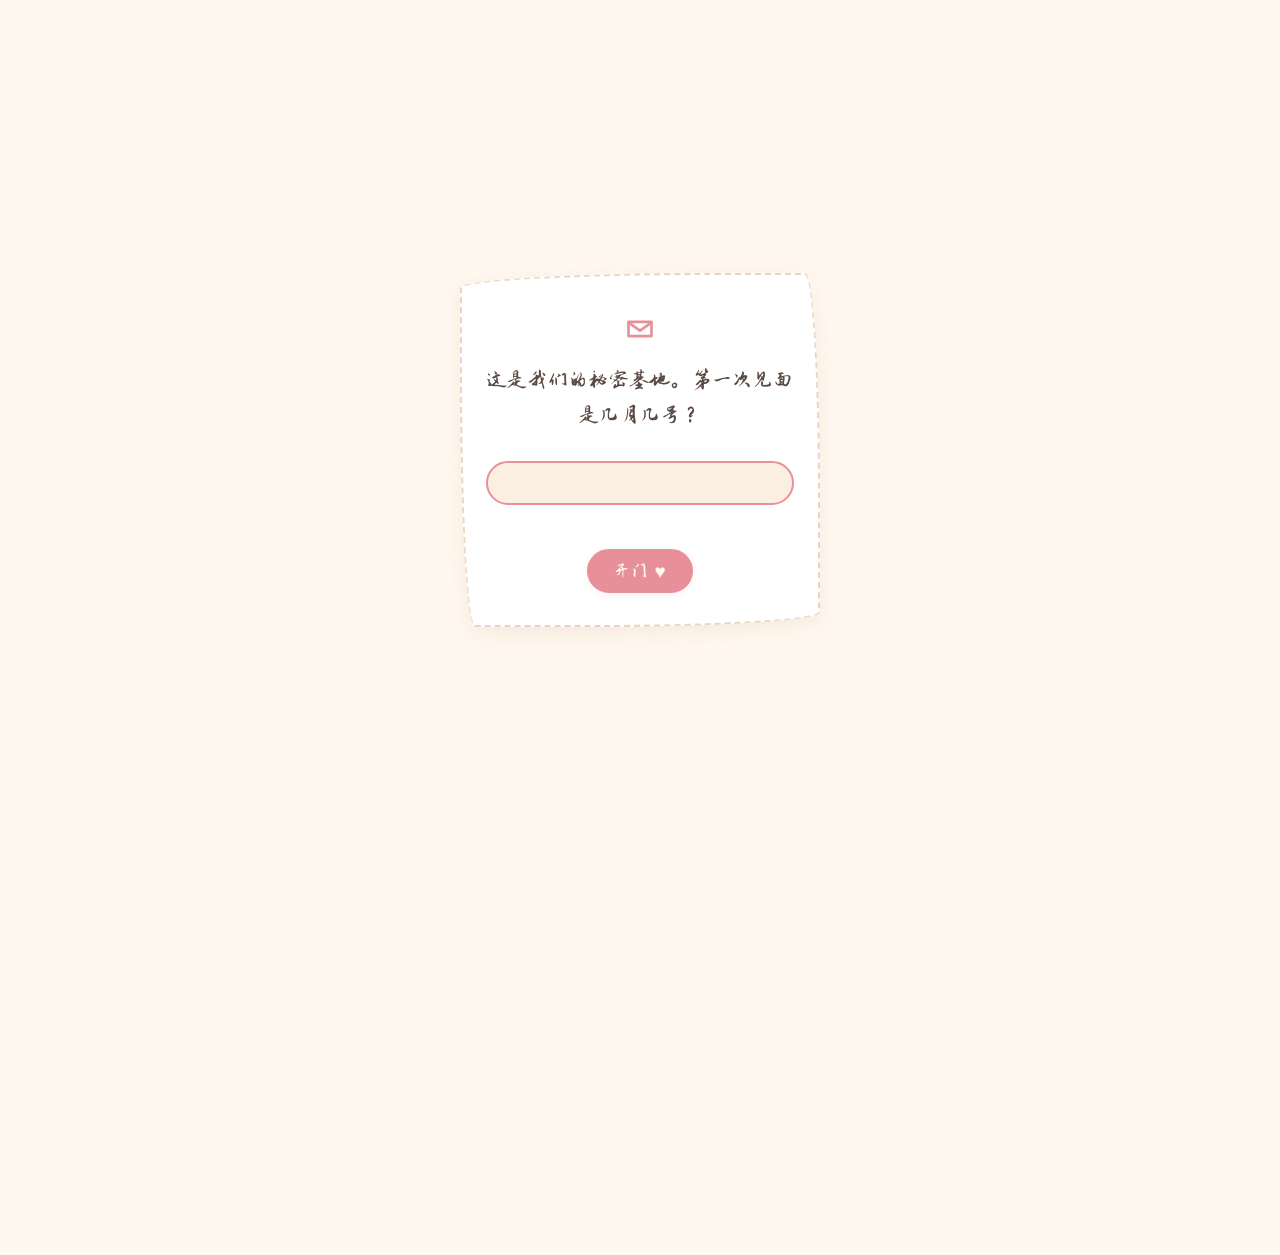
<file: index.html>
<!DOCTYPE html>
<html lang="zh-CN">
<head>
<meta charset="UTF-8">
<meta name="viewport" content="width=device-width, initial-scale=1, viewport-fit=cover">
<meta name="robots" content="noindex, nofollow, noarchive">
<meta name="theme-color" content="#FFF8F0">
<meta name="description" content="一个只属于我们两个人的小世界。">
<title>小赵de小世界</title>
<link rel="icon" href="./assets/img/stickers/heart.svg">
<link rel="preconnect" href="https://fonts.googleapis.com">
<link rel="preconnect" href="https://fonts.gstatic.com" crossorigin>
<link href="https://fonts.googleapis.com/css2?family=Zhi+Mang+Xing&family=Ma+Shan+Zheng&display=swap" rel="stylesheet">
<link rel="stylesheet" href="./assets/css/tokens.css">
<link rel="stylesheet" href="./assets/css/base.css">
<link rel="stylesheet" href="./assets/css/components.css">
<link rel="stylesheet" href="./assets/css/animations.css">
</head>
<body>

<header class="topbar">
  <span class="page-name">小赵de小世界</span>
  <button class="bgm-toggle icon-btn hidden" type="button" aria-label="背景音乐开关" aria-pressed="false"></button>
</header>

<main class="page" id="app">
  <noscript>
    <p class="fallback-quote">需要开启 JavaScript，才能看到我们的小星球。</p>
  </noscript>
</main>

<script src="./assets/js/data.js"></script>
<script src="./assets/js/utils.js"></script>
<script src="./assets/js/intro.js"></script>
<script src="./assets/js/index.js"></script>
</body>
</html>
</file>
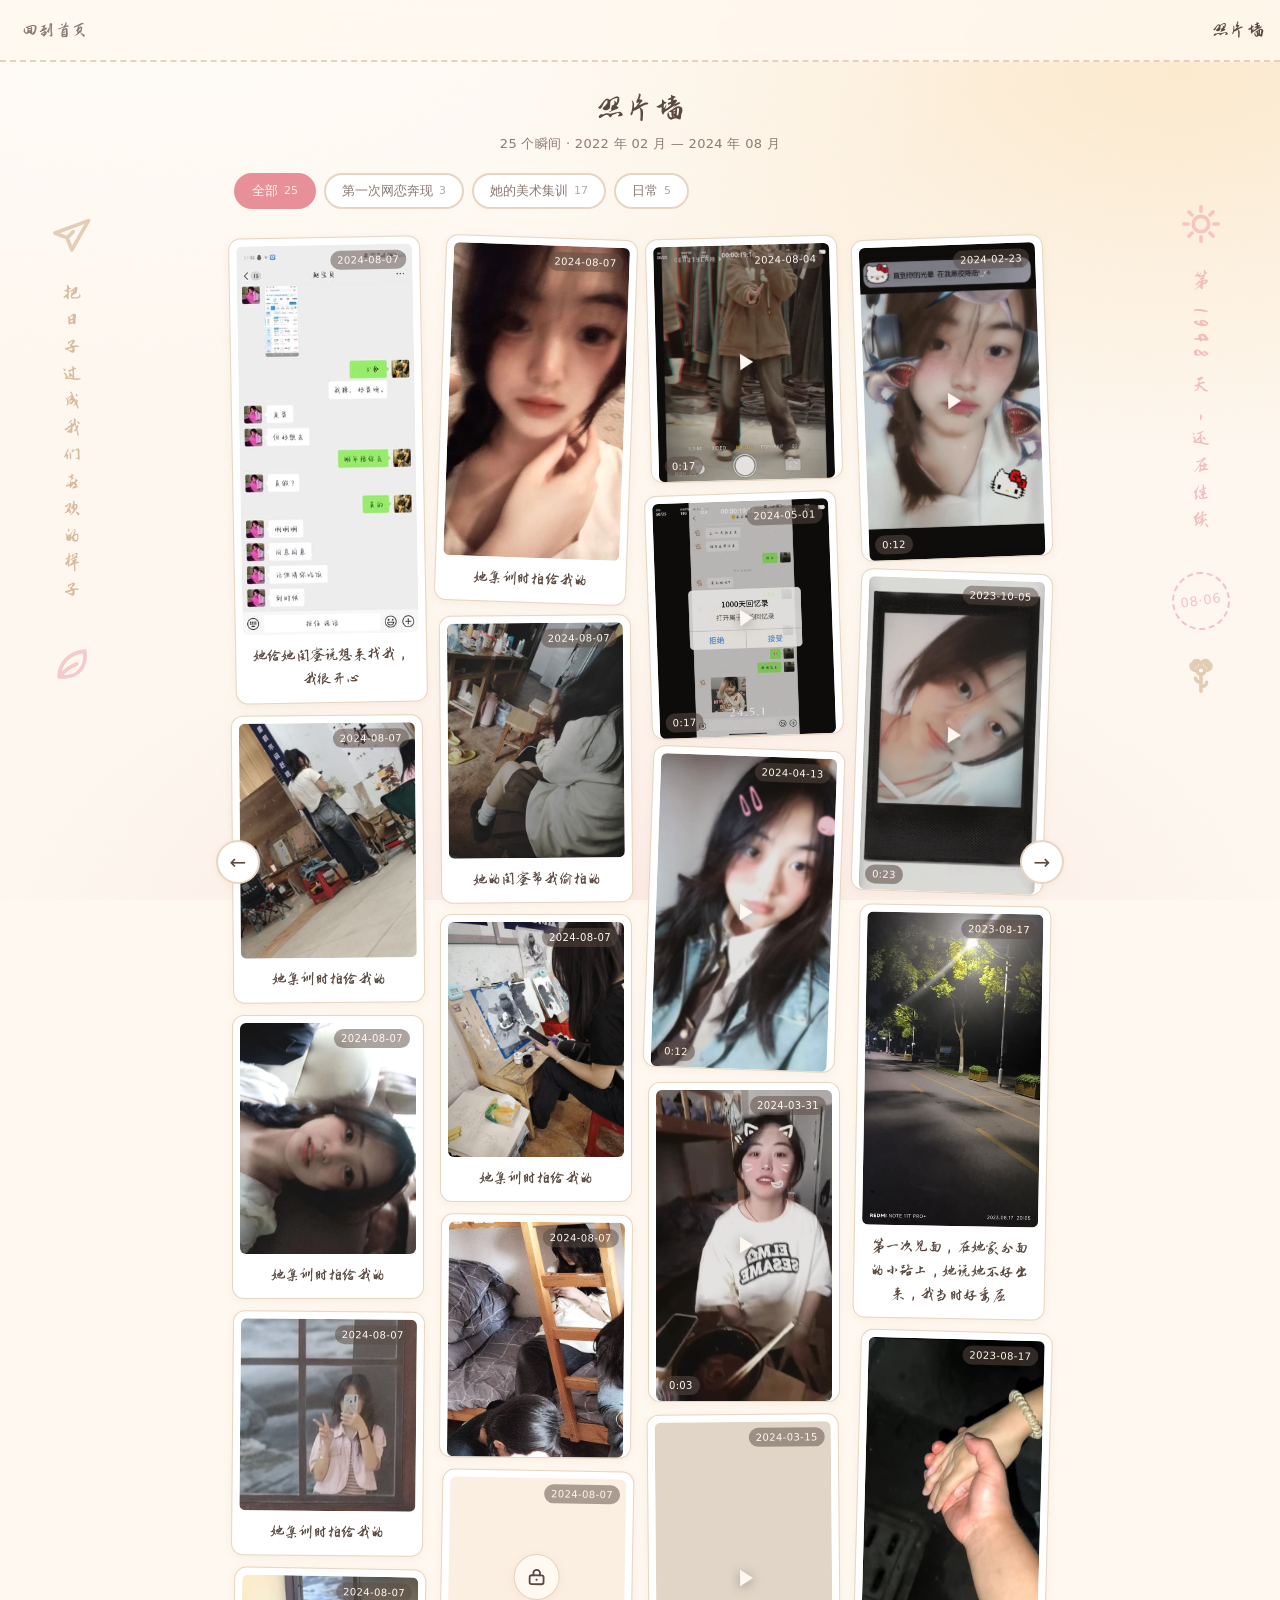
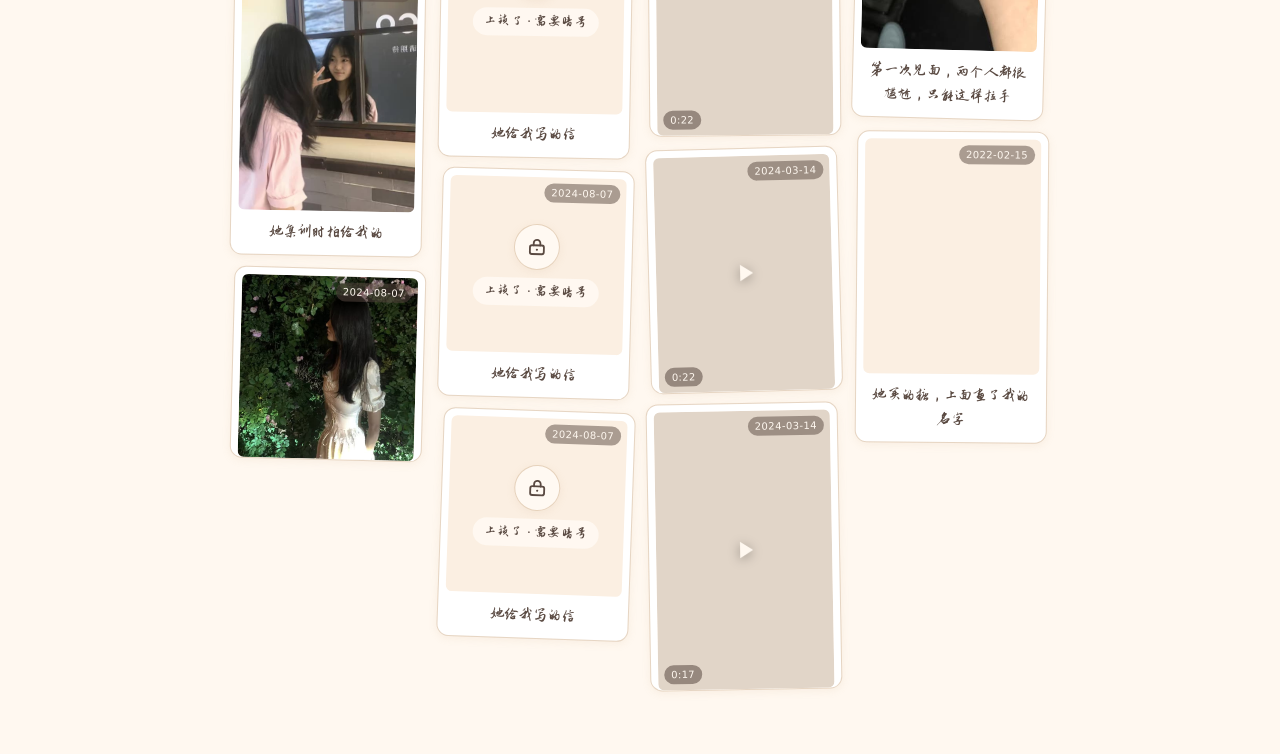
<file: album.html>
<!DOCTYPE html>
<html lang="zh-CN">
<head>
<meta charset="UTF-8">
<meta name="viewport" content="width=device-width, initial-scale=1, viewport-fit=cover">
<meta name="robots" content="noindex, nofollow, noarchive">
<meta name="theme-color" content="#FFF8F0">
<title>照片墙 · 小赵de小世界</title>
<link rel="icon" href="./assets/img/stickers/heart.svg">
<link rel="preconnect" href="https://fonts.googleapis.com">
<link rel="preconnect" href="https://fonts.gstatic.com" crossorigin>
<link href="https://fonts.googleapis.com/css2?family=Zhi+Mang+Xing&family=Ma+Shan+Zheng&display=swap" rel="stylesheet">
<link rel="stylesheet" href="./assets/css/tokens.css">
<link rel="stylesheet" href="./assets/css/base.css">
<link rel="stylesheet" href="./assets/css/components.css">
<link rel="stylesheet" href="./assets/css/animations.css">
</head>
<body>

<header class="topbar">
  <a class="back" href="./index.html" aria-label="回到首页"></a>
  <span class="page-name">照片墙</span>
  <button class="bgm-toggle icon-btn hidden" type="button" aria-label="背景音乐开关" aria-pressed="false"></button>
</header>

<main class="page" id="app">
  <noscript>
    <p class="fallback-quote">需要开启 JavaScript，才能看到我们的照片墙。</p>
  </noscript>
</main>

<nav class="pager">
  <a data-pager="prev" href="./index.html" aria-label="上一页">←</a>
  <a data-pager="next" href="./timeline.html" aria-label="下一页">→</a>
</nav>

<script src="./assets/js/data.js"></script>
<script src="./assets/js/utils.js"></script>
<script src="./assets/js/album.js"></script>
</body>
</html>
</file>
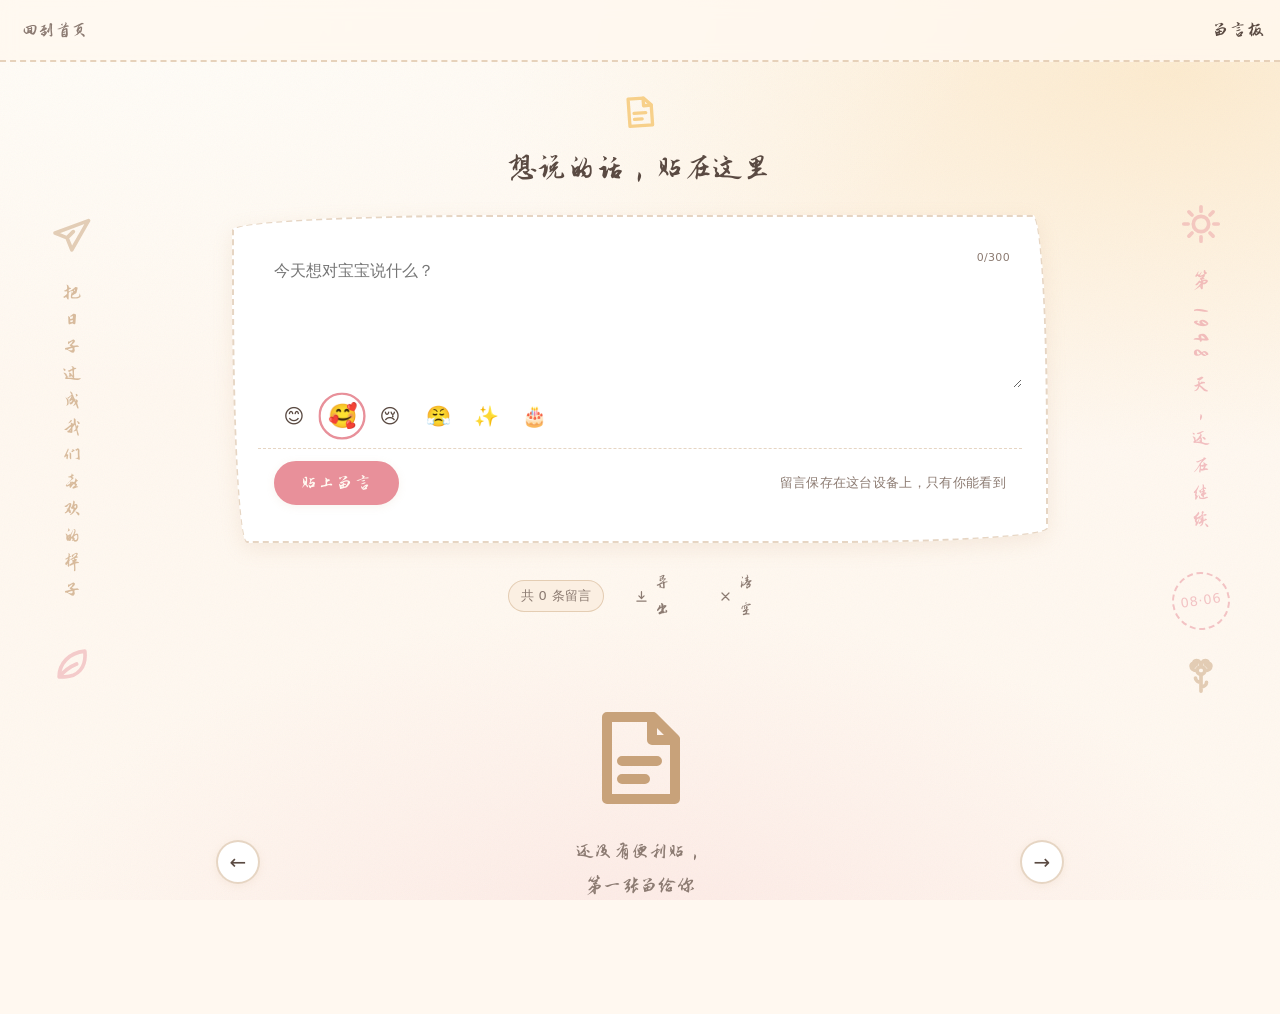
<file: board.html>
<!DOCTYPE html>
<html lang="zh-CN">
<head>
<meta charset="UTF-8">
<meta name="viewport" content="width=device-width, initial-scale=1, viewport-fit=cover">
<meta name="robots" content="noindex, nofollow, noarchive">
<meta name="theme-color" content="#FFF8F0">
<title>留言板 · 小赵de小世界</title>
<link rel="icon" href="./assets/img/stickers/heart.svg">
<link rel="preconnect" href="https://fonts.googleapis.com">
<link rel="preconnect" href="https://fonts.gstatic.com" crossorigin>
<link href="https://fonts.googleapis.com/css2?family=Zhi+Mang+Xing&family=Ma+Shan+Zheng&display=swap" rel="stylesheet">
<link rel="stylesheet" href="./assets/css/tokens.css">
<link rel="stylesheet" href="./assets/css/base.css">
<link rel="stylesheet" href="./assets/css/components.css">
<link rel="stylesheet" href="./assets/css/animations.css">
</head>
<body>

<header class="topbar">
  <a class="back" href="./index.html" aria-label="回到首页"></a>
  <span class="page-name">留言板</span>
  <button class="bgm-toggle icon-btn hidden" type="button" aria-label="背景音乐开关" aria-pressed="false"></button>
</header>

<main class="page" id="app">
  <noscript>
    <p class="fallback-quote">需要开启 JavaScript，才能贴便利贴。</p>
  </noscript>
</main>

<nav class="pager">
  <a data-pager="prev" href="./quiz.html" aria-label="上一页：小测验">←</a>
  <a data-pager="next" href="./index.html" aria-label="下一页：首页">→</a>
</nav>

<script src="./assets/js/data.js"></script>
<script src="./assets/js/utils.js"></script>
<script src="./assets/js/board.js"></script>
</body>
</html>
</file>
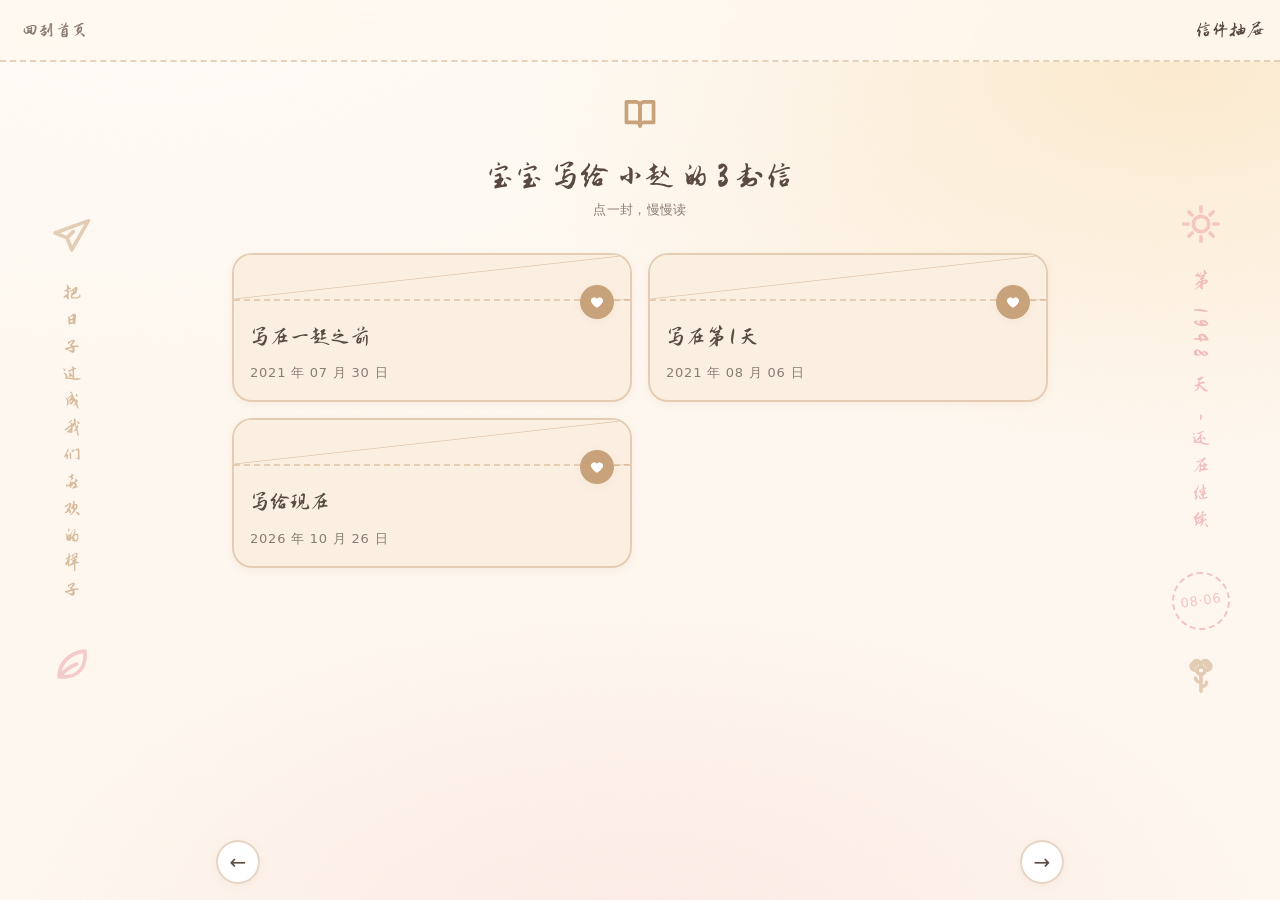
<file: letters.html>
<!DOCTYPE html>
<html lang="zh-CN">
<head>
<meta charset="UTF-8">
<meta name="viewport" content="width=device-width, initial-scale=1, viewport-fit=cover">
<meta name="robots" content="noindex, nofollow, noarchive">
<meta name="theme-color" content="#FFF8F0">
<title>信件抽屉 · 小赵de小世界</title>
<link rel="icon" href="./assets/img/stickers/heart.svg">
<link rel="preconnect" href="https://fonts.googleapis.com">
<link rel="preconnect" href="https://fonts.gstatic.com" crossorigin>
<link href="https://fonts.googleapis.com/css2?family=Zhi+Mang+Xing&family=Ma+Shan+Zheng&display=swap" rel="stylesheet">
<link rel="stylesheet" href="./assets/css/tokens.css">
<link rel="stylesheet" href="./assets/css/base.css">
<link rel="stylesheet" href="./assets/css/components.css">
<link rel="stylesheet" href="./assets/css/animations.css">
</head>
<body>

<header class="topbar">
  <a class="back" href="./index.html" aria-label="回到首页"></a>
  <span class="page-name">信件抽屉</span>
  <button class="bgm-toggle icon-btn hidden" type="button" aria-label="背景音乐开关" aria-pressed="false"></button>
</header>

<main class="page" id="app">
  <noscript>
    <p class="fallback-quote">需要开启 JavaScript，才能打开这些信。</p>
  </noscript>
</main>

<nav class="pager">
  <a data-pager="prev" href="./timeline.html" aria-label="上一页：时光轴">←</a>
  <a data-pager="next" href="./wishes.html" aria-label="下一页：愿望清单">→</a>
</nav>

<script src="./assets/js/data.js"></script>
<script src="./assets/js/utils.js"></script>
<script src="./assets/js/letters.js"></script>
</body>
</html>
</file>
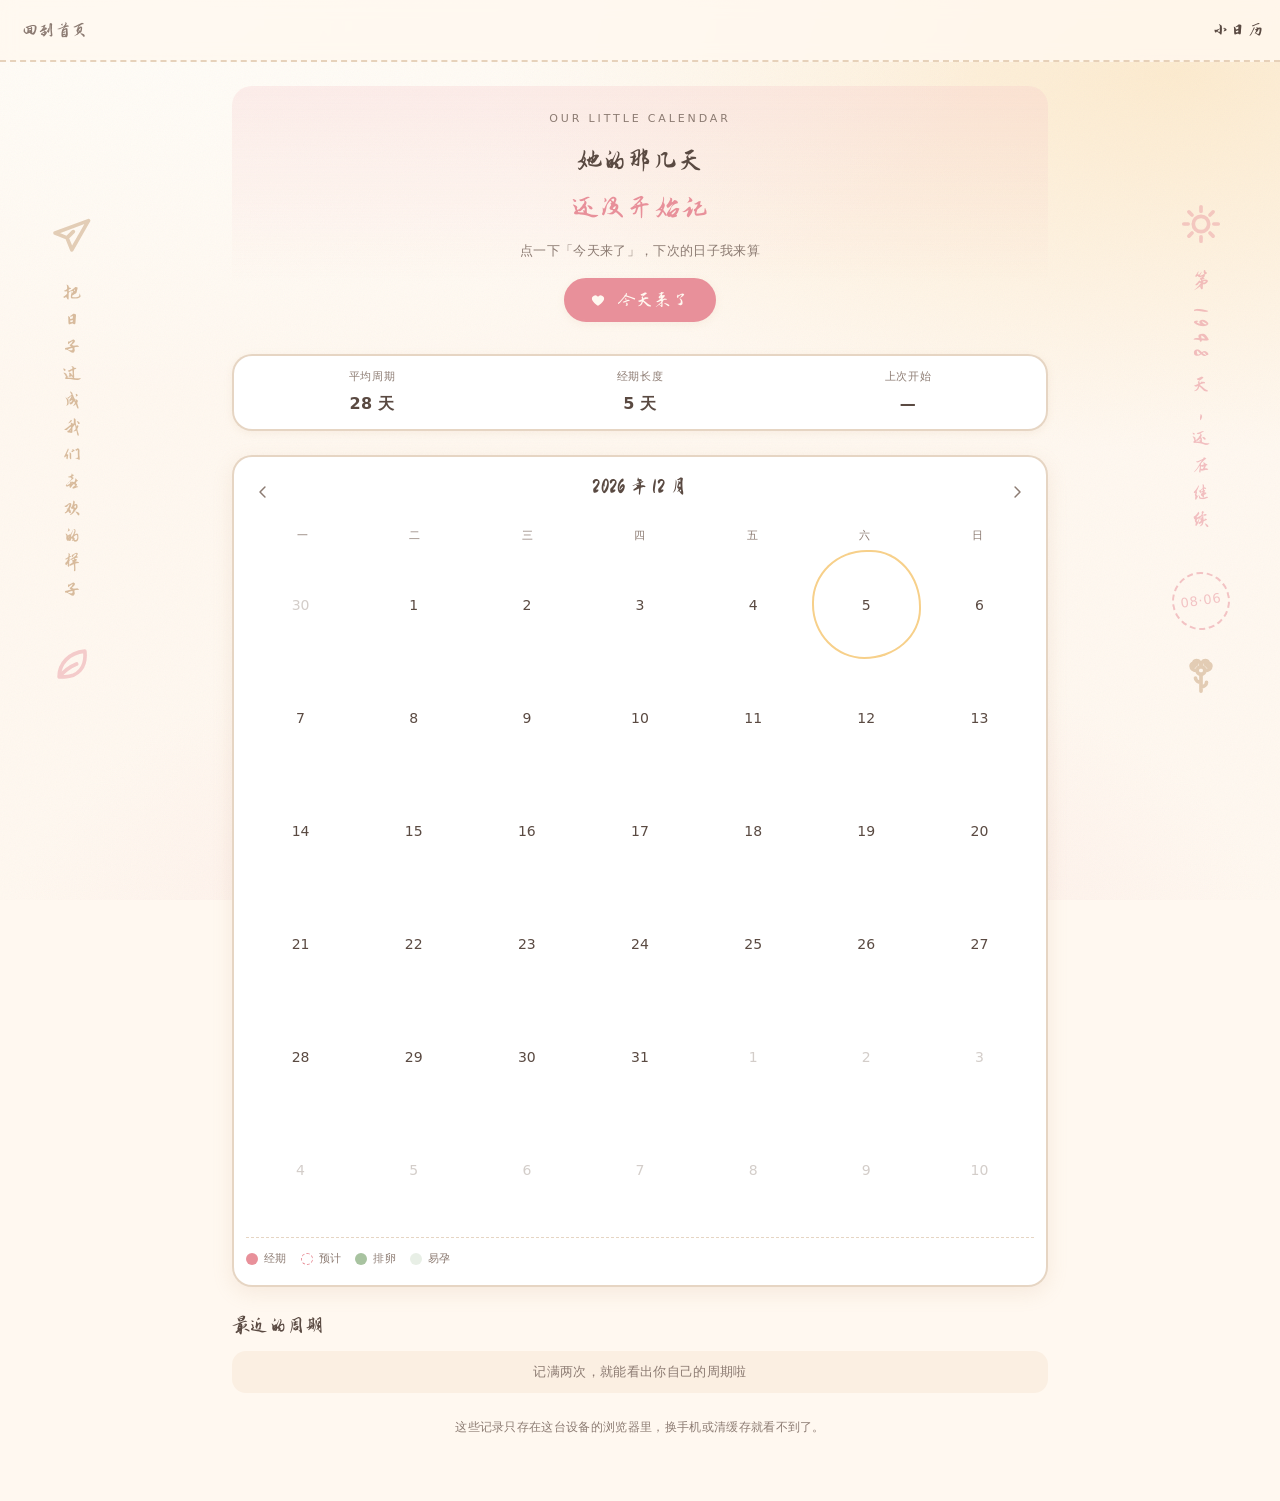
<file: period.html>
<!DOCTYPE html>
<html lang="zh-CN">
<head>
<meta charset="UTF-8">
<meta name="viewport" content="width=device-width, initial-scale=1, viewport-fit=cover">
<meta name="robots" content="noindex, nofollow, noarchive">
<meta name="theme-color" content="#FFF8F0">
<title>小日历 · 小赵de小世界</title>
<link rel="icon" href="./assets/img/stickers/heart.svg">
<link rel="preconnect" href="https://fonts.googleapis.com">
<link rel="preconnect" href="https://fonts.gstatic.com" crossorigin>
<link href="https://fonts.googleapis.com/css2?family=Zhi+Mang+Xing&family=Ma+Shan+Zheng&display=swap" rel="stylesheet">
<link rel="stylesheet" href="./assets/css/tokens.css">
<link rel="stylesheet" href="./assets/css/base.css">
<link rel="stylesheet" href="./assets/css/components.css">
<link rel="stylesheet" href="./assets/css/animations.css">
</head>
<body>

<header class="topbar">
  <a class="back" href="./index.html" aria-label="回到首页"></a>
  <span class="page-name">小日历</span>
  <button class="bgm-toggle icon-btn hidden" type="button" aria-label="背景音乐开关" aria-pressed="false"></button>
</header>

<main class="page" id="app">
  <noscript>
    <p class="fallback-quote">需要开启 JavaScript，才能记录和推算日子。</p>
  </noscript>
</main>

<script src="./assets/js/data.js"></script>
<script src="./assets/js/utils.js"></script>
<script src="./assets/js/period.js"></script>
</body>
</html>
</file>
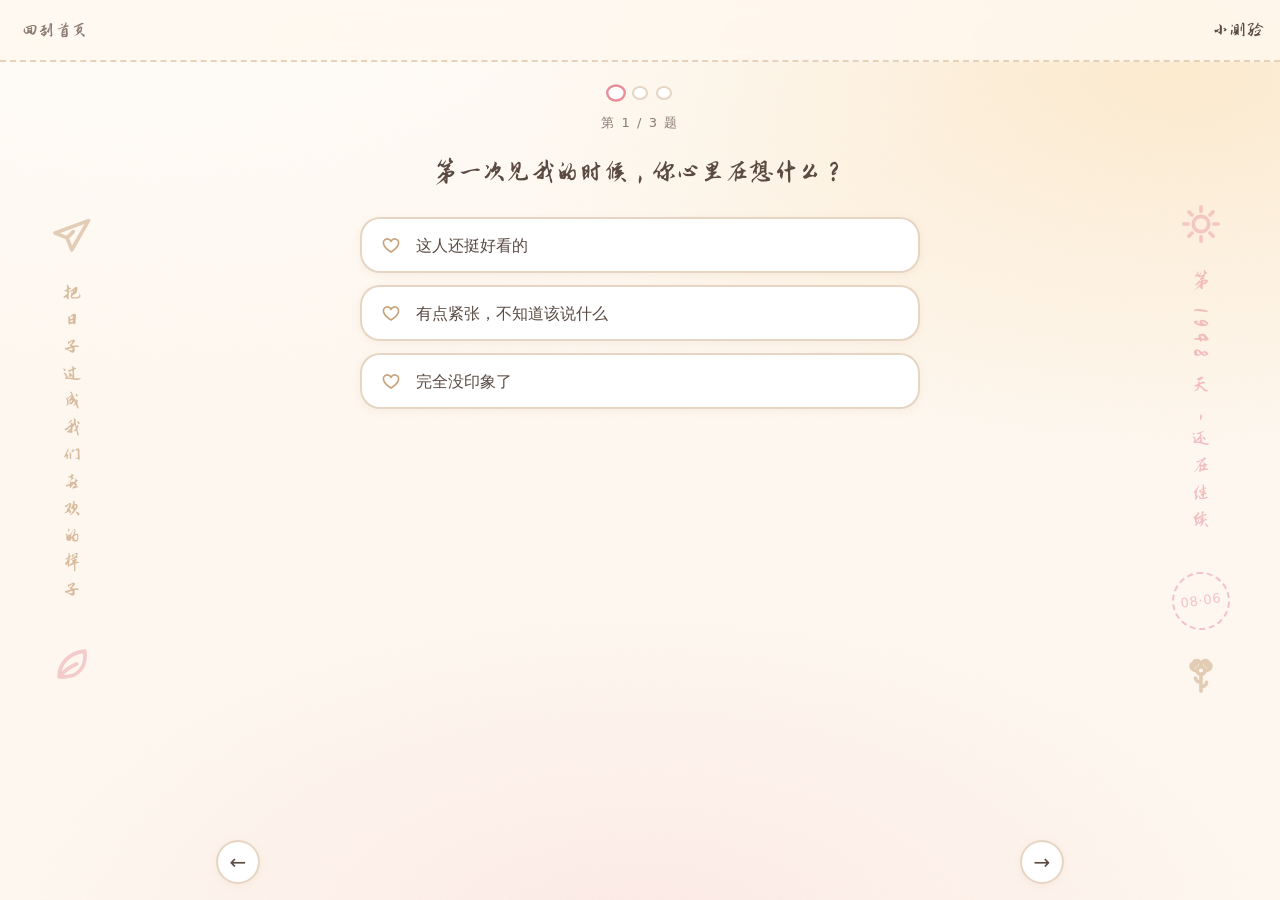
<file: quiz.html>
<!DOCTYPE html>
<html lang="zh-CN">
<head>
<meta charset="UTF-8">
<meta name="viewport" content="width=device-width, initial-scale=1, viewport-fit=cover">
<meta name="robots" content="noindex, nofollow, noarchive">
<meta name="theme-color" content="#FFF8F0">
<title>小测验 · 小赵de小世界</title>
<link rel="icon" href="./assets/img/stickers/heart.svg">
<link rel="preconnect" href="https://fonts.googleapis.com">
<link rel="preconnect" href="https://fonts.gstatic.com" crossorigin>
<link href="https://fonts.googleapis.com/css2?family=Zhi+Mang+Xing&family=Ma+Shan+Zheng&display=swap" rel="stylesheet">
<link rel="stylesheet" href="./assets/css/tokens.css">
<link rel="stylesheet" href="./assets/css/base.css">
<link rel="stylesheet" href="./assets/css/components.css">
<link rel="stylesheet" href="./assets/css/animations.css">
</head>
<body>

<header class="topbar">
  <a class="back" href="./index.html" aria-label="回到首页"></a>
  <span class="page-name">小测验</span>
  <button class="bgm-toggle icon-btn hidden" type="button" aria-label="背景音乐开关" aria-pressed="false"></button>
</header>

<main class="page" id="app">
  <noscript>
    <p class="fallback-quote">需要开启 JavaScript，才能玩这个小测验。</p>
  </noscript>
</main>

<nav class="pager">
  <a data-pager="prev" href="./wishes.html" aria-label="上一页：愿望清单">←</a>
  <a data-pager="next" href="./board.html" aria-label="下一页：留言板">→</a>
</nav>

<script src="./assets/js/data.js"></script>
<script src="./assets/js/utils.js"></script>
<script src="./assets/js/quiz.js"></script>
</body>
</html>
</file>
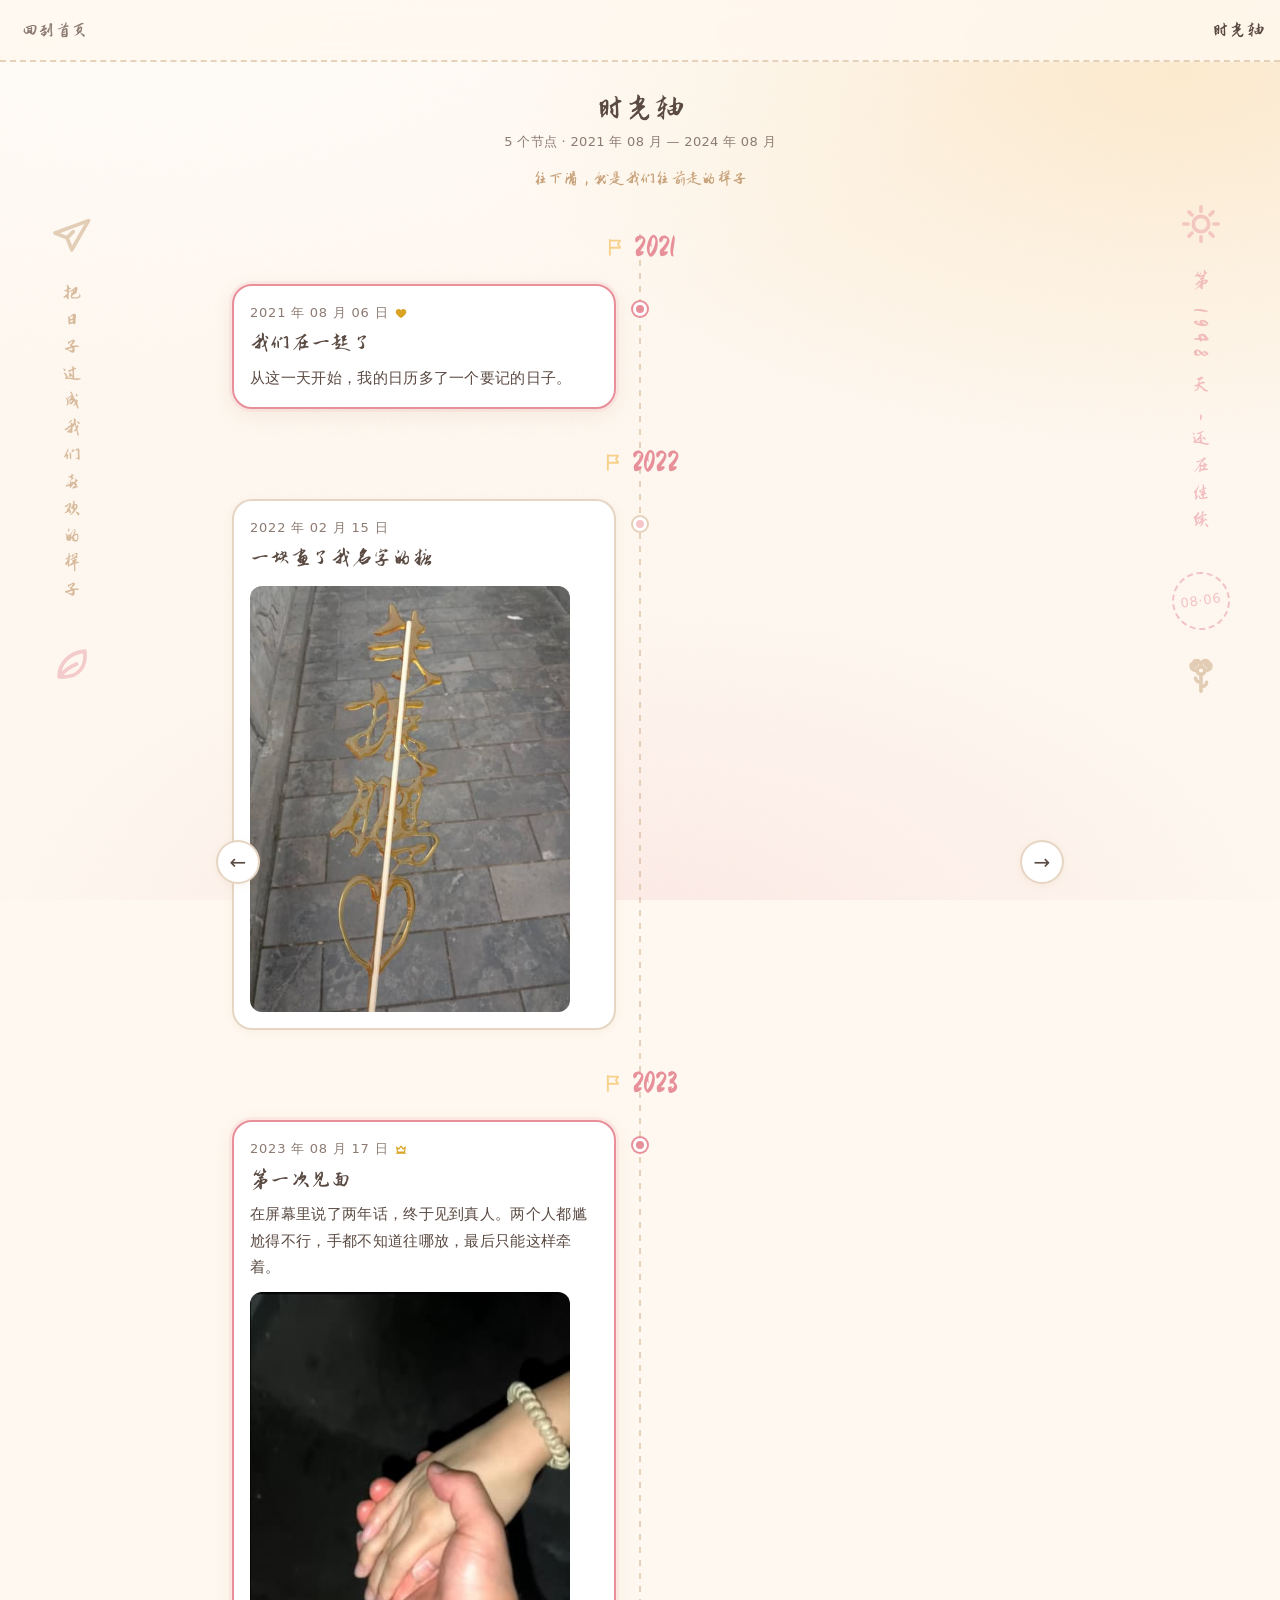
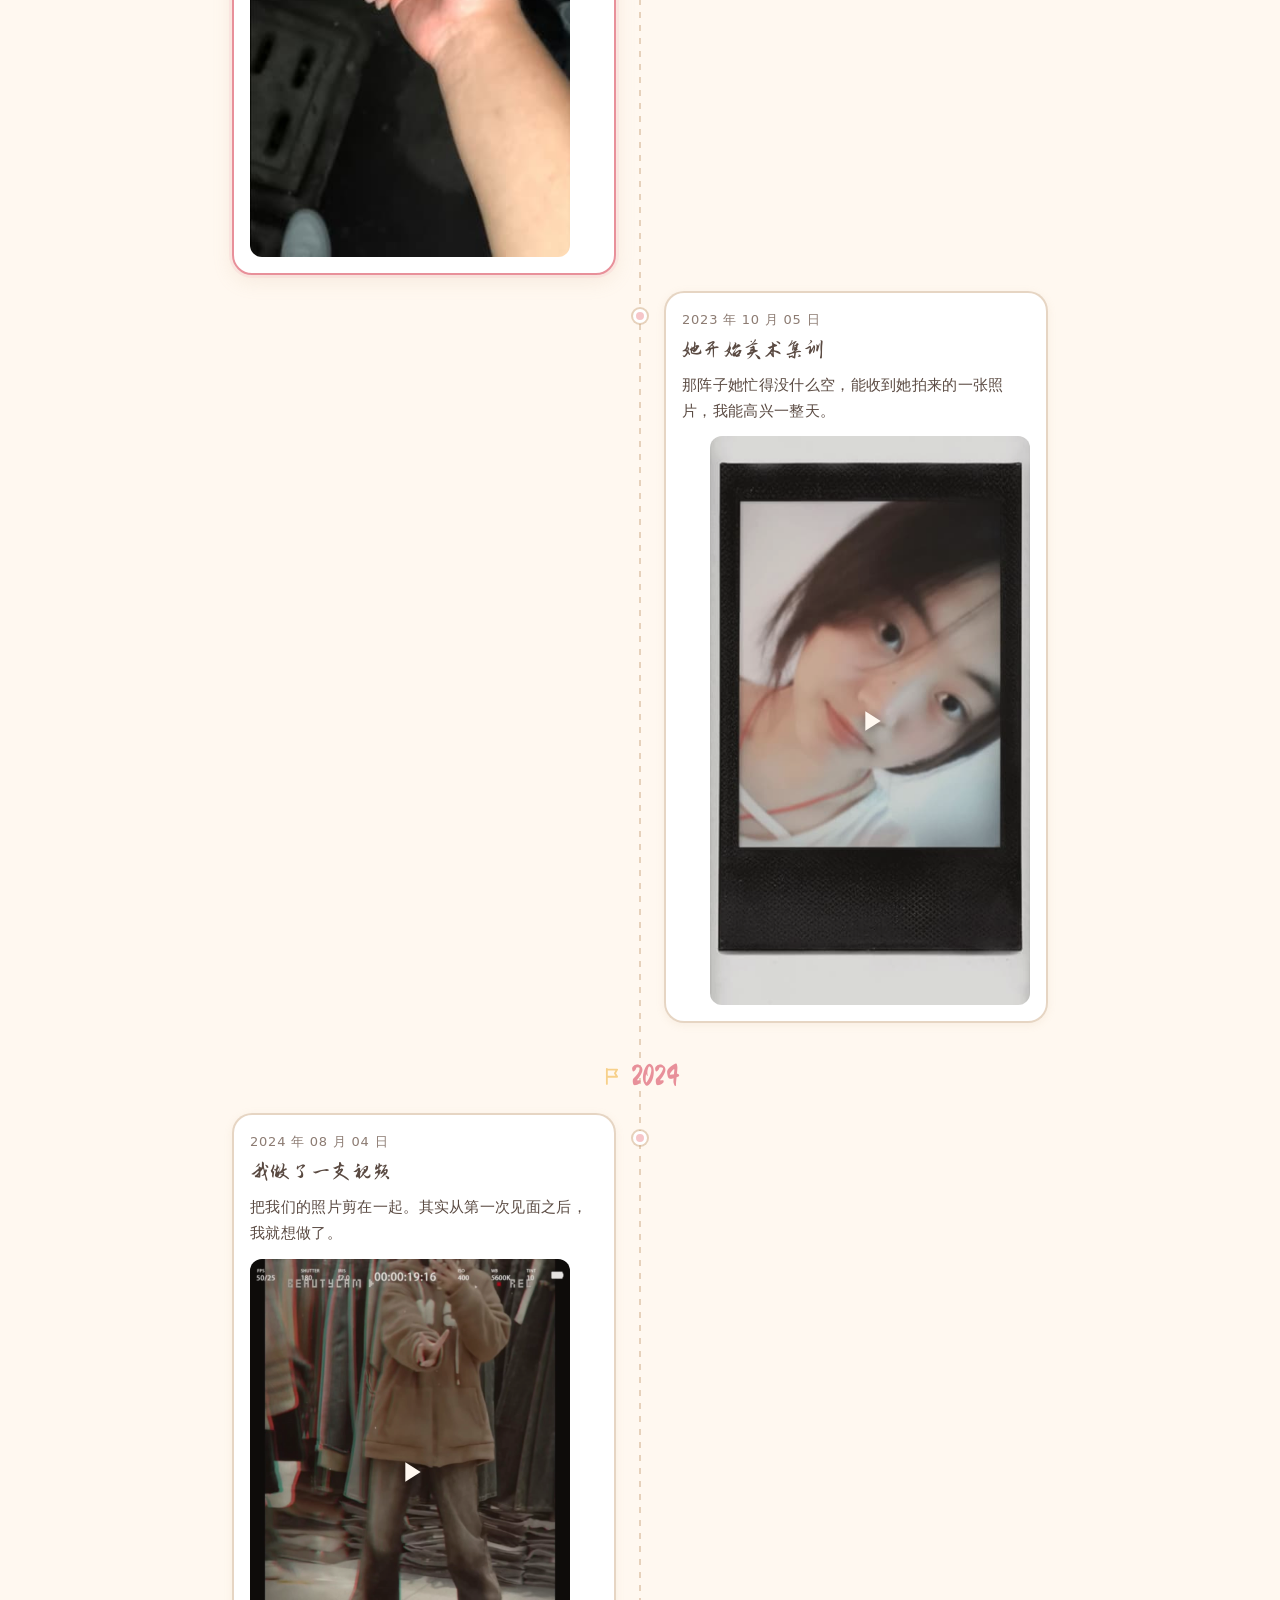
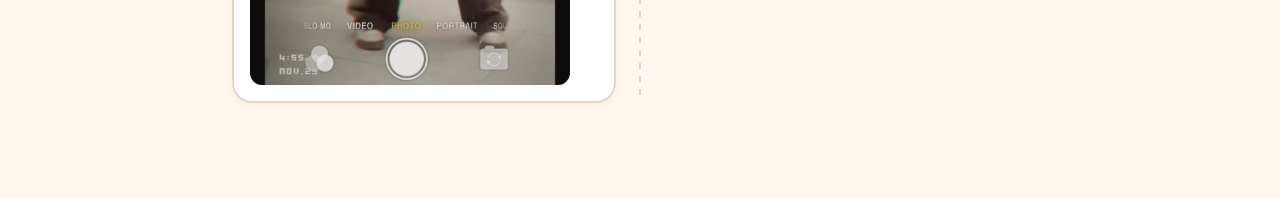
<file: timeline.html>
<!DOCTYPE html>
<html lang="zh-CN">
<head>
<meta charset="UTF-8">
<meta name="viewport" content="width=device-width, initial-scale=1, viewport-fit=cover">
<meta name="robots" content="noindex, nofollow, noarchive">
<meta name="theme-color" content="#FFF8F0">
<title>时光轴 · 小赵de小世界</title>
<link rel="icon" href="./assets/img/stickers/heart.svg">
<link rel="preconnect" href="https://fonts.googleapis.com">
<link rel="preconnect" href="https://fonts.gstatic.com" crossorigin>
<link href="https://fonts.googleapis.com/css2?family=Zhi+Mang+Xing&family=Ma+Shan+Zheng&display=swap" rel="stylesheet">
<link rel="stylesheet" href="./assets/css/tokens.css">
<link rel="stylesheet" href="./assets/css/base.css">
<link rel="stylesheet" href="./assets/css/components.css">
<link rel="stylesheet" href="./assets/css/animations.css">
</head>
<body>

<header class="topbar">
  <a class="back" href="./index.html" aria-label="回到首页"></a>
  <span class="page-name">时光轴</span>
  <button class="bgm-toggle icon-btn hidden" type="button" aria-label="背景音乐开关" aria-pressed="false"></button>
</header>

<main class="page" id="app">
  <noscript>
    <p class="fallback-quote">需要开启 JavaScript，才能看到我们一路走来的样子。</p>
  </noscript>
</main>

<nav class="pager">
  <a data-pager="prev" href="./album.html" aria-label="上一页：照片墙">←</a>
  <a data-pager="next" href="./letters.html" aria-label="下一页：信件抽屉">→</a>
</nav>

<script src="./assets/js/data.js"></script>
<script src="./assets/js/utils.js"></script>
<script src="./assets/js/timeline.js"></script>
</body>
</html>
</file>
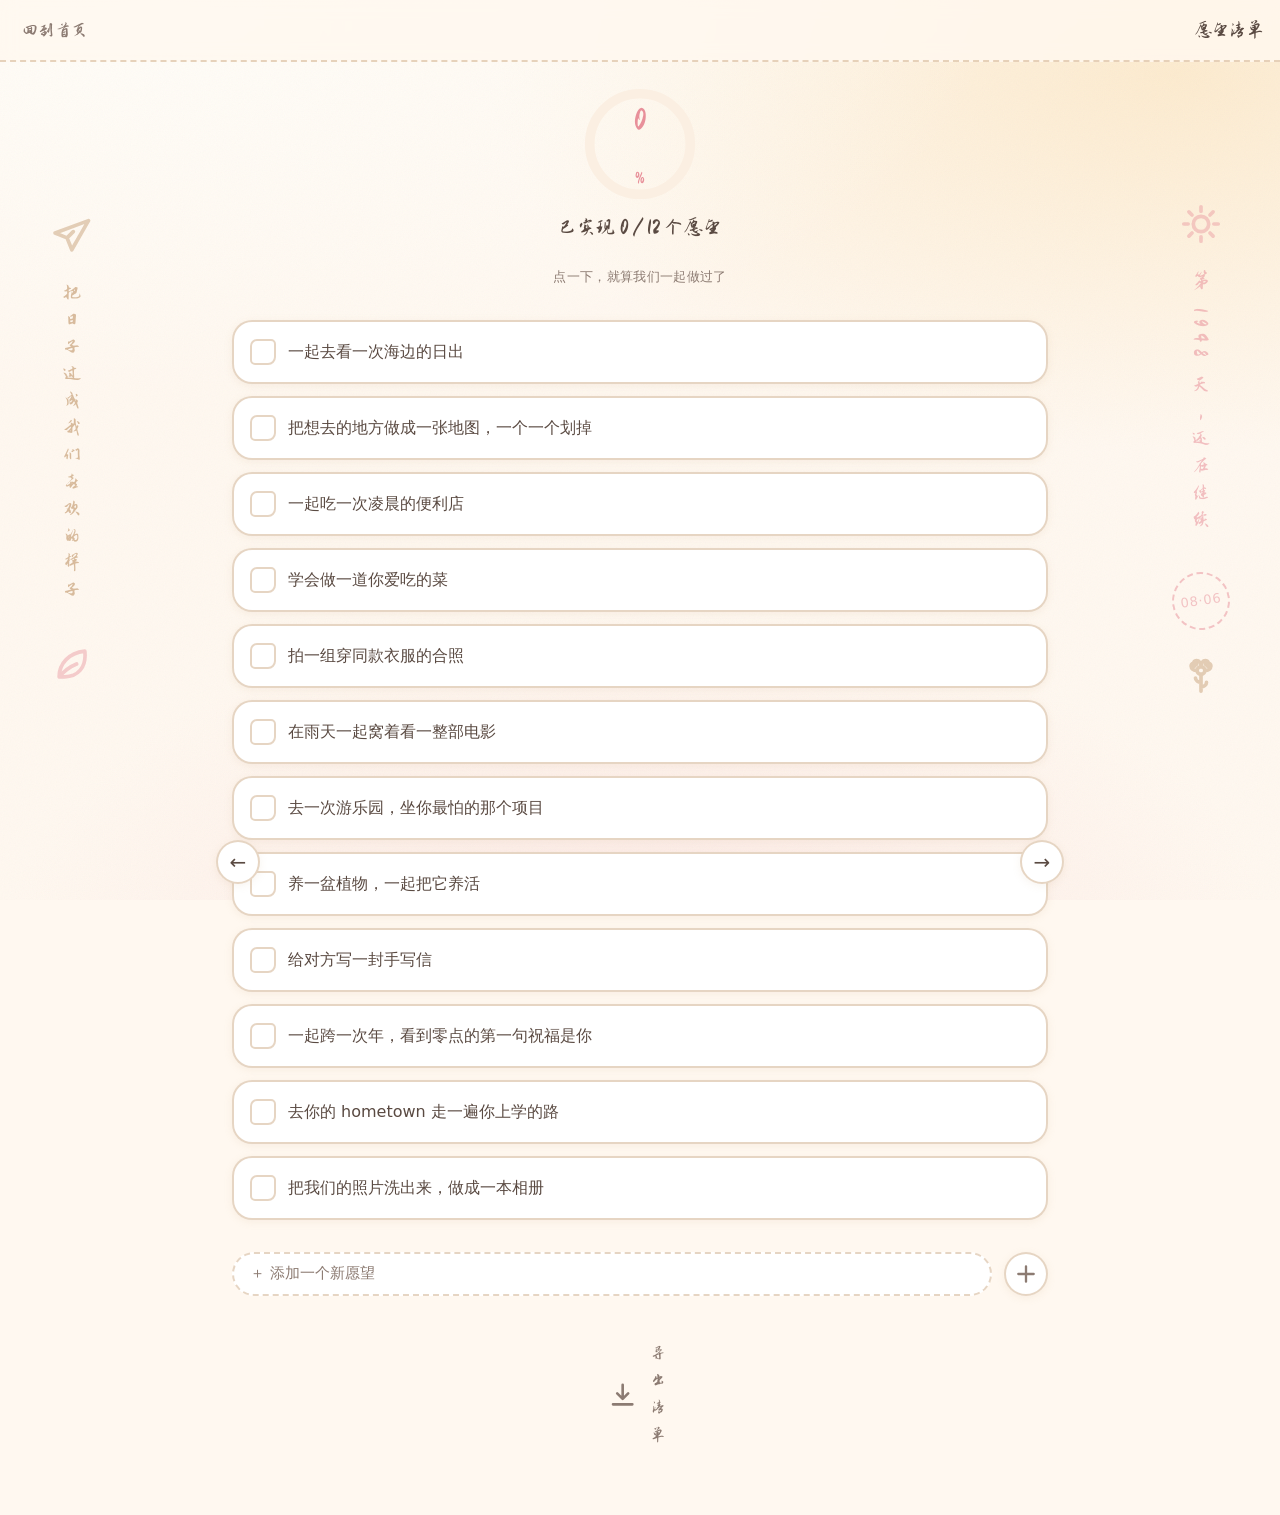
<file: wishes.html>
<!DOCTYPE html>
<html lang="zh-CN">
<head>
<meta charset="UTF-8">
<meta name="viewport" content="width=device-width, initial-scale=1, viewport-fit=cover">
<meta name="robots" content="noindex, nofollow, noarchive">
<meta name="theme-color" content="#FFF8F0">
<title>愿望清单 · 小赵de小世界</title>
<link rel="icon" href="./assets/img/stickers/heart.svg">
<link rel="preconnect" href="https://fonts.googleapis.com">
<link rel="preconnect" href="https://fonts.gstatic.com" crossorigin>
<link href="https://fonts.googleapis.com/css2?family=Zhi+Mang+Xing&family=Ma+Shan+Zheng&display=swap" rel="stylesheet">
<link rel="stylesheet" href="./assets/css/tokens.css">
<link rel="stylesheet" href="./assets/css/base.css">
<link rel="stylesheet" href="./assets/css/components.css">
<link rel="stylesheet" href="./assets/css/animations.css">
</head>
<body>

<header class="topbar">
  <a class="back" href="./index.html" aria-label="回到首页"></a>
  <span class="page-name">愿望清单</span>
  <button class="bgm-toggle icon-btn hidden" type="button" aria-label="背景音乐开关" aria-pressed="false"></button>
</header>

<main class="page" id="app">
  <noscript>
    <p class="fallback-quote">需要开启 JavaScript，才能打卡我们的愿望。</p>
  </noscript>
</main>

<nav class="pager">
  <a data-pager="prev" href="./letters.html" aria-label="上一页：信件抽屉">←</a>
  <a data-pager="next" href="./quiz.html" aria-label="下一页：小测验">→</a>
</nav>

<script src="./assets/js/data.js"></script>
<script src="./assets/js/utils.js"></script>
<script src="./assets/js/wishes.js"></script>
</body>
</html>
</file>
<file: assets/css/tokens.css>
/* ==========================================================================
   tokens.css — 全站设计变量（温柔奶油手绘风）
   想改主题色 / 字体 / 圆角 / 动效时长，只改这个文件
   ========================================================================== */

:root {
  /* ---------- 色板 ---------- */
  --cream: #FFF8F0;        /* 页面主背景 */
  --cream-deep: #FBEFE2;   /* 卡片、区块背景 */
  --milk: #FFFFFF;         /* 信纸、输入框背景 */
  --latte: #C8A27A;        /* 手绘描边、分隔线 */
  --blush: #F6C6C9;        /* 强调色：爱心、高亮 */
  --blush-deep: #E8909A;   /* 主按钮、链接 */
  --sage: #A8C3A0;         /* 辅助色：已完成、叶子 */
  --ink: #5A4A42;          /* 正文文字（不用纯黑） */
  --ink-light: #8C7B72;    /* 次要文字、日期 */
  --sun: #F7D08A;          /* 光晕、星星、彩蛋色 */

  /* 半透明派生色 */
  --blush-soft: rgba(246, 198, 201, .28);
  --sun-soft: rgba(247, 208, 138, .32);
  --sage-soft: rgba(168, 195, 160, .26);
  --latte-soft: rgba(200, 162, 122, .16);
  --latte-line: rgba(200, 162, 122, .45);

  /* 暖色阴影（禁止硬黑阴影） */
  --shadow-warm: 0 6px 20px rgba(200, 162, 122, .16);
  --shadow-warm-lg: 0 12px 32px rgba(200, 162, 122, .22);
  --shadow-warm-sm: 0 2px 8px rgba(200, 162, 122, .12);

  /* ---------- 字体 ---------- */
  --font-hand: "Zhi Mang Xing", "Ma Shan Zheng", "STKaiti", "KaiTi", "Kaiti SC", cursive;
  --font-body: "PingFang SC", "Hiragino Sans GB", "Microsoft YaHei", system-ui, -apple-system, "Segoe UI", sans-serif;
  --font-num: "DIN Alternate", "Bahnschrift", "Avenir Next Condensed", var(--font-body);

  /* 字号阶梯 */
  --fs-hero: 64px;   /* 恋爱天数大数字 */
  --fs-h1: 32px;     /* 主标题 */
  --fs-h2: 22px;     /* 区块标题 */
  --fs-body: 16px;   /* 正文 */
  --fs-small: 13px;  /* 辅助文字 */
  --lh: 1.7;

  /* ---------- 形状与质感 ---------- */
  --r-card: 20px;
  --r-photo: 12px;
  --r-paper: 4px;
  --r-pill: 999px;
  /* 手绘不规则圆角（手账贴纸感） */
  --r-hand: 255px 15px 225px 15px / 15px 225px 15px 255px;
  --r-hand-alt: 15px 225px 15px 255px / 255px 15px 225px 15px;
  --bw: 2px;

  /* ---------- 间距 ---------- */
  --sp-1: 4px;
  --sp-2: 8px;
  --sp-3: 12px;
  --sp-4: 16px;
  --sp-5: 24px;
  --sp-6: 32px;
  --sp-7: 48px;
  --sp-8: 64px;

  /* ---------- 布局 ---------- */
  --page-max: 880px;
  --topbar-h: 56px;
  --touch-min: 44px;   /* 触控热区最小值 */

  /* ---------- 动效 ---------- */
  --ease-out: cubic-bezier(.22, .61, .36, 1);
  --ease-back: cubic-bezier(.34, 1.56, .64, 1);
  --d-fast: 120ms;
  --d-base: 240ms;
  --d-slow: 420ms;
  --stagger: 60ms;     /* 元素依次入场的间隔 */

  /* ---------- 运行时由 JS 注入的元素级参数（此处只给默认值兜底） ---------- */
  --i: 0;         /* 入场动画序号 */
  --o: .28;       /* 漂浮粒子透明度 */
  --r: 24deg;     /* 漂浮粒子旋转角 */
  --dx: 0px;      /* 爱心飘散的横向位移 */
  --len: 120;     /* SVG 描线动画长度 */
  --tilt: 0deg;   /* 拍立得相框的手绘倾斜角 */
}

/* 移动端收敛字号 */
@media (max-width: 480px) {
  :root {
    --fs-hero: 52px;
    --fs-h1: 28px;
    --fs-h2: 20px;
    --sp-7: 36px;
    --sp-8: 48px;
  }
}
</file>
<file: assets/css/base.css>
/* ==========================================================================
   base.css — reset + 全局排版 + 纸张质感背景 + 页面骨架
   ========================================================================== */

/* ---------- Reset ---------- */
*,
*::before,
*::after { box-sizing: border-box; }

html, body, h1, h2, h3, h4, p, ul, ol, li, figure, blockquote {
  margin: 0;
  padding: 0;
}

ul, ol { list-style: none; }
img, svg { display: block; max-width: 100%; }
button, input, textarea, select { font: inherit; color: inherit; }
button { background: none; border: none; cursor: pointer; }
a { color: inherit; text-decoration: none; }

html {
  -webkit-text-size-adjust: 100%;
  scroll-behavior: smooth;
}

/* ---------- 全局 ---------- */
body {
  min-height: 100vh;
  min-height: 100dvh;
  background-color: var(--cream);
  color: var(--ink);
  font-family: var(--font-body);
  font-size: var(--fs-body);
  line-height: var(--lh);
  letter-spacing: .02em;
  overflow-x: hidden;
  -webkit-font-smoothing: antialiased;
  -webkit-tap-highlight-color: transparent;
}

/* 奶油渐变底 + 极淡纸张噪点 */
body::before {
  content: "";
  position: fixed;
  inset: 0;
  z-index: -2;
  background:
    radial-gradient(120% 80% at 12% 0%, #FFFDF8 0%, rgba(255, 253, 248, 0) 55%),
    radial-gradient(90% 70% at 92% 8%, var(--sun-soft) 0%, rgba(247, 208, 138, 0) 60%),
    radial-gradient(80% 60% at 50% 105%, var(--blush-soft) 0%, rgba(246, 198, 201, 0) 62%),
    var(--cream);
}

body::after {
  content: "";
  position: fixed;
  inset: 0;
  z-index: -1;
  pointer-events: none;
  opacity: .04;
  background-image: url("data:image/svg+xml,%3Csvg xmlns='http://www.w3.org/2000/svg' width='180' height='180'%3E%3Cfilter id='n'%3E%3CfeTurbulence type='fractalNoise' baseFrequency='.85' numOctaves='3' stitchTiles='stitch'/%3E%3C/filter%3E%3Crect width='180' height='180' filter='url(%23n)'/%3E%3C/svg%3E");
}

/* ---------- 排版 ---------- */
h1, h2, h3 { font-weight: 400; line-height: 1.4; }

.hand { font-family: var(--font-hand); font-weight: 400; }

.t-h1 { font-family: var(--font-hand); font-size: var(--fs-h1); color: var(--ink); }
.t-h2 { font-family: var(--font-hand); font-size: var(--fs-h2); color: var(--ink); }
.t-muted { color: var(--ink-light); font-size: var(--fs-small); }
.t-accent { color: var(--blush-deep); }
.t-center { text-align: center; }

p { margin-bottom: var(--sp-3); }
p:last-child { margin-bottom: 0; }

/* 键盘焦点可见（无障碍） */
:focus-visible {
  outline: 2px dashed var(--blush-deep);
  outline-offset: 3px;
  border-radius: var(--r-paper);
}

/* 选中文本的温柔配色 */
::selection { background: var(--blush); color: var(--ink); }

/* 滚动条（桌面） */
::-webkit-scrollbar { width: 10px; height: 10px; }
::-webkit-scrollbar-track { background: var(--cream-deep); }
::-webkit-scrollbar-thumb {
  background: var(--latte);
  border-radius: var(--r-pill);
  border: 2px solid var(--cream-deep);
}

/* ---------- 页面骨架 ---------- */
.page {
  position: relative;
  width: 100%;
  max-width: var(--page-max);
  margin: 0 auto;
  padding: var(--sp-5) var(--sp-4) var(--sp-8);
}

/* 顶部返回栏 */
.topbar {
  position: sticky;
  top: 0;
  z-index: 50;
  display: flex;
  align-items: center;
  justify-content: space-between;
  gap: var(--sp-3);
  min-height: var(--topbar-h);
  padding: var(--sp-2) var(--sp-4);
  padding-top: max(var(--sp-2), env(safe-area-inset-top));
  background: rgba(255, 248, 240, .82);
  -webkit-backdrop-filter: blur(8px);
  backdrop-filter: blur(8px);
  border-bottom: var(--bw) dashed var(--latte-line);
}

.topbar .back {
  display: inline-flex;
  align-items: center;
  gap: 6px;
  min-height: var(--touch-min);
  padding: 0 var(--sp-3);
  margin-left: calc(var(--sp-3) * -1);
  font-family: var(--font-hand);
  font-size: 18px;
  color: var(--ink-light);
  transition: color var(--d-fast) var(--ease-out), transform var(--d-fast) var(--ease-out);
}
.topbar .back:active { color: var(--blush-deep); transform: translateX(-3px); }
.topbar .back span { white-space: nowrap; }

.topbar .page-name {
  font-family: var(--font-hand);
  font-size: 19px;
  color: var(--ink);
  white-space: nowrap;
  overflow: hidden;
  text-overflow: ellipsis;
}

/* 底部上一页 / 下一页 */
.pager {
  position: fixed;
  left: 0;
  right: 0;
  bottom: calc(var(--sp-4) + env(safe-area-inset-bottom));
  z-index: 40;
  display: flex;
  justify-content: space-between;
  gap: var(--sp-4);
  width: 100%;
  max-width: var(--page-max);
  margin: 0 auto;
  padding: 0 var(--sp-4);
  pointer-events: none;
}
.pager a {
  pointer-events: auto;
  display: grid;
  place-items: center;
  width: var(--touch-min);
  height: var(--touch-min);
  font-size: 20px;
  color: var(--ink);
  background: var(--milk);
  border: var(--bw) solid var(--latte-line);
  border-radius: var(--r-pill);
  box-shadow: var(--shadow-warm-sm);
  transition: transform var(--d-fast) var(--ease-out), background var(--d-fast) var(--ease-out);
}
.pager a:active { transform: scale(.94); background: var(--cream-deep); }

/* JS 未开启时的兜底 */
.fallback-quote {
  max-width: 320px;
  margin: var(--sp-8) auto;
  padding: var(--sp-5);
  text-align: center;
  font-family: var(--font-hand);
  font-size: 20px;
  color: var(--ink);
  background: var(--milk);
  border: var(--bw) dashed var(--latte-line);
  border-radius: var(--r-hand);
}

/* ---------- 通用工具类 ---------- */
.sr-only {
  position: absolute;
  width: 1px; height: 1px;
  margin: -1px; padding: 0;
  overflow: hidden;
  clip: rect(0 0 0 0);
  white-space: nowrap;
  border: 0;
}

.hidden { display: none !important; }

.stack { display: flex; flex-direction: column; }
.row { display: flex; align-items: center; }
.gap-2 { gap: var(--sp-2); }
.gap-3 { gap: var(--sp-3); }
.gap-4 { gap: var(--sp-4); }

.section { margin-bottom: var(--sp-7); }

/* 桌面端两侧装饰留白 */
@media (min-width: 1024px) {
  .page { padding-left: var(--sp-6); padding-right: var(--sp-6); }
}
</file>
<file: assets/css/components.css>
/* ==========================================================================
   components.css — 可复用组件
   第 1 轮：卡片 / 按钮 / 胶囊 / toast / 计时器 / 情话卡 / 宫格导航 / 空态
   （后续轮次会在文件末尾追加：灯箱、信封、便利贴等）
   ========================================================================== */

/* ---------- 基础卡片 ---------- */
.card {
  position: relative;
  padding: var(--sp-5);
  background: var(--milk);
  border: var(--bw) solid var(--latte-line);
  border-radius: var(--r-card);
  box-shadow: var(--shadow-warm);
}

/* 手绘不规则卡片（手账贴纸感） */
.card--hand {
  border-style: dashed;
  border-radius: var(--r-hand);
}
.card--hand-alt { border-radius: var(--r-hand-alt); }

.card--cream { background: var(--cream-deep); }

/* 轻微倾斜的贴纸卡片 */
.tilt-l { transform: rotate(-1.5deg); }
.tilt-r { transform: rotate(1.5deg); }

/* ---------- 按钮 ---------- */
.btn {
  display: inline-flex;
  align-items: center;
  justify-content: center;
  gap: 6px;
  min-height: var(--touch-min);
  padding: 0 var(--sp-5);
  font-family: var(--font-hand);
  font-size: 19px;
  letter-spacing: .06em;
  color: var(--ink);
  background: var(--milk);
  border: var(--bw) solid var(--latte-line);
  border-radius: var(--r-pill);
  box-shadow: var(--shadow-warm-sm);
  transition: transform var(--d-fast) var(--ease-out),
              background var(--d-base) var(--ease-out),
              box-shadow var(--d-base) var(--ease-out);
}
.btn:hover { background: var(--cream-deep); box-shadow: var(--shadow-warm); }
.btn:active { transform: scale(.97); }
.btn[disabled] { opacity: .45; cursor: not-allowed; }

.btn--primary {
  color: #FFF8F0;
  background: var(--blush-deep);
  border-color: var(--blush-deep);
}
.btn--primary:hover { background: #e07f8a; }

.btn--ghost {
  background: transparent;
  border-color: transparent;
  box-shadow: none;
  color: var(--ink-light);
}
.btn--ghost:hover { background: var(--latte-soft); color: var(--ink); }

.btn--sm { min-height: 36px; padding: 0 var(--sp-4); font-size: 16px; }

/* 圆形图标按钮 */
.icon-btn {
  display: grid;
  place-items: center;
  width: var(--touch-min);
  height: var(--touch-min);
  color: var(--ink-light);
  background: var(--milk);
  border: var(--bw) solid var(--latte-line);
  border-radius: var(--r-pill);
  box-shadow: var(--shadow-warm-sm);
  transition: transform var(--d-fast) var(--ease-out), color var(--d-fast) var(--ease-out);
}
.icon-btn:hover { color: var(--blush-deep); }
.icon-btn:active { transform: scale(.94); }

/* ---------- 胶囊标签 ---------- */
.pill {
  display: inline-flex;
  align-items: center;
  gap: 5px;
  padding: 4px var(--sp-3);
  font-size: var(--fs-small);
  color: var(--ink-light);
  background: var(--cream-deep);
  border: 1px solid var(--latte-line);
  border-radius: var(--r-pill);
  white-space: nowrap;
}
.pill--num { font-family: var(--font-num); font-variant-numeric: tabular-nums; }
.pill--blush { color: var(--blush-deep); background: var(--blush-soft); border-color: transparent; }
.pill--sun { color: #9a7420; background: var(--sun-soft); border-color: transparent; }

/* ---------- 轻提示 toast ---------- */
.toast-wrap {
  position: fixed;
  left: 50%;
  bottom: calc(96px + env(safe-area-inset-bottom));
  z-index: 200;
  display: flex;
  flex-direction: column;
  align-items: center;
  gap: var(--sp-2);
  pointer-events: none;
  transform: translateX(-50%);
}
.toast {
  max-width: 78vw;
  padding: 10px var(--sp-4);
  font-size: var(--fs-small);
  color: #FFF8F0;
  text-align: center;
  background: rgba(90, 74, 66, .92);
  border-radius: var(--r-pill);
  box-shadow: var(--shadow-warm);
  animation: toastIn var(--d-base) var(--ease-back) both;
}
.toast.is-out { animation: toastOut var(--d-base) var(--ease-out) both; }

/* ---------- 顶部问候区 ---------- */
.greet { text-align: center; margin-bottom: var(--sp-6); }

.greet__text {
  font-family: var(--font-hand);
  font-size: 30px;
  line-height: 1.5;
  color: var(--ink);
}
.greet__caret {
  display: inline-block;
  width: 2px;
  height: 1em;
  margin-left: 3px;
  vertical-align: -0.12em;
  background: var(--blush-deep);
  animation: caretBlink 1s steps(1) infinite;
}
.greet__sub {
  margin-top: var(--sp-2);
  font-size: var(--fs-small);
  color: var(--ink-light);
  letter-spacing: .12em;
}

@media (max-width: 480px) {
  .greet__text { font-size: 26px; }
}

/* ---------- 恋爱计时器 ---------- */
.counter { text-align: center; margin-bottom: var(--sp-6); }

.counter__label {
  font-size: var(--fs-small);
  letter-spacing: .18em;
  color: var(--ink-light);
}

.counter__days {
  display: flex;
  align-items: baseline;
  justify-content: center;
  gap: var(--sp-2);
  margin: var(--sp-2) 0 var(--sp-3);
}
.counter__num {
  font-family: var(--font-hand);
  font-size: var(--fs-hero);
  line-height: 1;
  color: var(--blush-deep);
  font-variant-numeric: tabular-nums;
  text-shadow: 0 3px 0 rgba(246, 198, 201, .35);
}
.counter__num.is-milestone { color: #D9A424; text-shadow: 0 3px 0 var(--sun-soft); }
.counter__unit { font-family: var(--font-hand); font-size: 24px; color: var(--ink-light); }

.counter__clock {
  display: flex;
  justify-content: center;
  gap: 6px;
  flex-wrap: wrap;
}
.counter__clock .pill { background: var(--milk); }

.counter__since {
  margin-top: var(--sp-3);
  font-family: var(--font-hand);
  font-size: 17px;
  color: var(--ink-light);
}
.counter__milestone {
  margin-top: var(--sp-2);
  font-family: var(--font-hand);
  font-size: 18px;
  color: #D9A424;
}

/* ---------- 今日情话卡 ---------- */
.quote-card {
  position: relative;
  max-width: 560px;
  margin: 0 auto var(--sp-6);
  padding: var(--sp-5) var(--sp-5) var(--sp-4);
  background: var(--milk);
  border: var(--bw) dashed var(--latte-line);
  border-radius: var(--r-hand);
  box-shadow: var(--shadow-warm);
  transform: rotate(-1.5deg);
}

/* 胶带贴纸 */
.quote-card::before {
  content: "";
  position: absolute;
  top: -12px;
  left: 50%;
  width: 92px;
  height: 24px;
  background: var(--sun-soft);
  border-left: 1px dashed rgba(200, 162, 122, .35);
  border-right: 1px dashed rgba(200, 162, 122, .35);
  transform: translateX(-50%) rotate(-2deg);
}

.quote-card__label {
  display: block;
  margin-bottom: var(--sp-2);
  font-size: var(--fs-small);
  letter-spacing: .18em;
  color: var(--ink-light);
  text-align: center;
}
.quote-card__text {
  min-height: 3.4em;
  font-family: var(--font-hand);
  font-size: 23px;
  line-height: 1.7;
  color: var(--ink);
  text-align: center;
}
.quote-card__text.is-flipping { animation: flipY 500ms var(--ease-out) both; }

.quote-card__actions {
  display: flex;
  align-items: center;
  justify-content: center;
  gap: var(--sp-3);
  margin-top: var(--sp-4);
  padding-top: var(--sp-3);
  border-top: 1px dashed var(--latte-line);
}

@media (max-width: 480px) {
  .quote-card__text { font-size: 21px; }
}

/* ---------- 首页功能宫格 ---------- */
.nav-grid {
  display: grid;
  grid-template-columns: repeat(2, minmax(0, 1fr));
  gap: var(--sp-3);
}

.nav-card {
  position: relative;
  display: flex;
  flex-direction: column;
  align-items: flex-start;
  gap: var(--sp-2);
  min-height: 132px;
  padding: var(--sp-4);
  overflow: hidden;
  background: var(--milk);
  border: var(--bw) solid var(--latte-line);
  border-radius: var(--r-card);
  box-shadow: var(--shadow-warm-sm);
  transition: transform var(--d-base) var(--ease-out), box-shadow var(--d-base) var(--ease-out);
}
.nav-card:hover { transform: translateY(-3px); box-shadow: var(--shadow-warm); }
.nav-card:active { transform: scale(.97); }

.nav-card__icon {
  display: grid;
  place-items: center;
  width: 40px;
  height: 40px;
  color: var(--blush-deep);
  background: var(--blush-soft);
  border-radius: 50% 45% 55% 50%;
}
.nav-card__icon svg { width: 22px; height: 22px; }

.nav-card__title {
  font-family: var(--font-hand);
  font-size: 21px;
  color: var(--ink);
}
.nav-card__desc {
  font-size: var(--fs-small);
  line-height: 1.6;
  color: var(--ink-light);
}
.nav-card__badge {
  position: absolute;
  top: var(--sp-3);
  right: var(--sp-3);
  padding: 2px 9px;
  font-family: var(--font-num);
  font-size: 11px;
  color: var(--ink-light);
  background: var(--cream-deep);
  border-radius: var(--r-pill);
}
/* 装饰角标 */
.nav-card::after {
  content: "";
  position: absolute;
  right: -22px;
  bottom: -22px;
  width: 62px;
  height: 62px;
  background: var(--sun-soft);
  border-radius: 50%;
  opacity: .55;
}

@media (min-width: 480px) {
  .nav-grid { grid-template-columns: repeat(3, minmax(0, 1fr)); gap: var(--sp-4); }
}

/* ---------- 特殊日期祝福横幅 ---------- */
.special-banner {
  position: relative;
  margin-bottom: var(--sp-5);
  padding: var(--sp-4) var(--sp-5);
  overflow: hidden;
  text-align: center;
  background: linear-gradient(100deg, var(--sun) 0%, #FBE3B4 50%, var(--blush) 100%);
  border: var(--bw) solid rgba(255, 255, 255, .7);
  border-radius: var(--r-card);
  box-shadow: var(--shadow-warm);
}
.special-banner__text {
  position: relative;
  z-index: 1;
  font-family: var(--font-hand);
  font-size: 22px;
  color: #6b4f16;
}
.special-banner__ribbon {
  position: absolute;
  inset: 0;
  z-index: 0;
  pointer-events: none;
}
.special-banner__ribbon i {
  position: absolute;
  top: -14px;
  width: 6px;
  height: 14px;
  background: rgba(255, 255, 255, .75);
  border-radius: 2px;
  animation: ribbonFall 4.5s linear infinite;
}

/* ---------- 页脚 ---------- */
.site-footer {
  margin-top: var(--sp-7);
  padding-top: var(--sp-5);
  text-align: center;
  border-top: var(--bw) dashed var(--latte-line);
}
.site-footer__made {
  font-family: var(--font-hand);
  font-size: 18px;
  color: var(--ink-light);
}
.site-footer__made .heart { color: var(--blush-deep); }
.site-footer__days {
  margin-top: var(--sp-1);
  font-family: var(--font-num);
  font-size: var(--fs-small);
  color: var(--latte);
}

/* ---------- 空态 ---------- */
.empty-state {
  padding: var(--sp-7) var(--sp-5);
  text-align: center;
}
.empty-state__art { width: 120px; margin: 0 auto var(--sp-4); color: var(--latte); }
.empty-state__text { font-family: var(--font-hand); font-size: 20px; color: var(--ink-light); }

/* ---------- 骨架屏 ---------- */
.skeleton {
  background: linear-gradient(100deg, var(--cream-deep) 30%, #FFF6EC 50%, var(--cream-deep) 70%);
  background-size: 220% 100%;
  border-radius: var(--r-photo);
  animation: breath 1.4s ease-in-out infinite;
}

/* ---------- 背景漂浮爱心 ---------- */
.heart-field {
  position: fixed;
  inset: 0;
  z-index: -1;
  overflow: hidden;
  pointer-events: none;
}
.heart-field i {
  position: absolute;
  bottom: -40px;
  color: var(--blush);
  animation-name: heartRise;
  animation-timing-function: linear;
  animation-iteration-count: infinite;
}
.heart-field i svg { width: 100%; height: 100%; }

/* ---------- 桌面端两侧手绘边饰 ---------- */
.side-deco {
  position: fixed;
  top: 50%;
  z-index: 1;
  display: none;
  flex-direction: column;
  align-items: center;
  gap: var(--sp-5);
  pointer-events: none;
  transform: translateY(-50%);
}
@media (min-width: 1024px) {
  .side-deco { display: flex; }
}
.side-deco--left  { left:  max(20px, calc(50% - var(--page-max) / 2 - 150px)); }
.side-deco--right { right: max(20px, calc(50% - var(--page-max) / 2 - 150px)); }

.side-deco__doodle { color: var(--latte); opacity: .5; }
.side-deco__doodle svg { width: 44px; height: 44px; }
.side-deco__doodle--alt { color: var(--blush-deep); opacity: .42; animation-duration: 5s; }

.side-deco__vtext {
  writing-mode: vertical-rl;
  font-family: var(--font-hand);
  font-size: 20px;
  letter-spacing: .35em;
  color: var(--latte);
  opacity: .7;
}
.side-deco--right .side-deco__vtext { color: var(--blush-deep); opacity: .55; }

.side-deco__stamp {
  display: grid;
  place-items: center;
  width: 58px;
  height: 58px;
  font-family: var(--font-num);
  font-size: 13px;
  letter-spacing: .06em;
  color: var(--blush-deep);
  border: 2px dashed var(--blush-deep);
  border-radius: 50%;
  opacity: .5;
  transform: rotate(-8deg);
}

/* ---------- BGM 开关 ---------- */
.bgm-toggle { font-size: 18px; }
.bgm-toggle svg { width: 20px; height: 20px; }
.bgm-toggle.is-playing { animation: spin 8s linear infinite; color: var(--blush-deep); }
.bgm-toggle.is-resume-hint::after {
  content: "";
  position: absolute;
  top: 6px; right: 6px;
  width: 6px; height: 6px;
  background: var(--blush-deep);
  border-radius: 50%;
}
.bgm-toggle { position: relative; }

/* ---------- 图片灯箱（照片墙 / 时光轴共用） ---------- */
.lightbox {
  position: fixed;
  inset: 0;
  z-index: 300;
  display: grid;
  place-items: center;
  background: rgba(90, 74, 66, .92);
  animation: fadeIn var(--d-base) var(--ease-out) both;
}

.lightbox__fig {
  display: flex;
  flex-direction: column;
  align-items: center;
  gap: var(--sp-3);
  max-width: 90vw;
  margin: 0;
  padding: 0 var(--sp-4);
}

.lightbox__img {
  max-width: 90vw;
  max-height: 78vh;
  object-fit: contain;
  background: var(--cream-deep);
  border: 6px solid var(--milk);
  border-radius: var(--r-photo);
  box-shadow: 0 18px 48px rgba(0, 0, 0, .28);
  opacity: 0;
  transform: scale(.96);
}
.lightbox__img.is-in { animation: scaleIn var(--d-base) var(--ease-out) both; }

.lightbox__cap {
  max-width: 82vw;
  font-family: var(--font-hand);
  font-size: 19px;
  color: #FFF3E6;
  text-align: center;
  line-height: 1.6;
}
.lightbox__date {
  margin-left: 6px;
  font-family: var(--font-num);
  font-size: var(--fs-small);
  color: rgba(255, 243, 230, .6);
}

.lightbox__close,
.lightbox__nav {
  position: absolute;
  display: grid;
  place-items: center;
  width: var(--touch-min);
  height: var(--touch-min);
  color: #FFF3E6;
  background: rgba(255, 248, 240, .12);
  border: 1px solid rgba(255, 248, 240, .3);
  border-radius: var(--r-pill);
  transition: background var(--d-fast) var(--ease-out), transform var(--d-fast) var(--ease-out);
}
.lightbox__close:hover,
.lightbox__nav:hover { background: rgba(255, 248, 240, .24); }
.lightbox__close:active,
.lightbox__nav:active { transform: scale(.92); }
.lightbox__close svg,
.lightbox__nav svg { width: 20px; height: 20px; }

.lightbox__close { top: calc(var(--sp-4) + env(safe-area-inset-top)); right: var(--sp-4); }
.lightbox__nav { top: 50%; transform: translateY(-50%); }
.lightbox__nav:active { transform: translateY(-50%) scale(.92); }
.lightbox__nav--prev { left: var(--sp-3); }
.lightbox__nav--next { right: var(--sp-3); }

@media (max-width: 480px) {
  .lightbox__nav { display: none; }  /* 小屏用手势滑动切换 */
  .lightbox__img { max-height: 70vh; border-width: 4px; }
}

.lightbox__video {
  max-width: 90vw;
  max-height: 74vh;
  background: #2b2320;
  border: 4px solid var(--milk);
  border-radius: var(--r-photo);
  box-shadow: 0 18px 48px rgba(0, 0, 0, .28);
}
.lightbox__count {
  font-family: var(--font-num);
  font-size: var(--fs-small);
  letter-spacing: .1em;
  color: rgba(255, 243, 230, .55);
}

/* ==========================================================================
   照片墙（第 2 轮）
   ========================================================================== */

.wall-head { margin-bottom: var(--sp-4); text-align: center; }
.wall-head .t-h1 { margin-bottom: 2px; }

/* 分组筛选胶囊（横向可滑） */
.chips {
  display: flex;
  gap: var(--sp-2);
  margin-bottom: var(--sp-4);
  padding: 2px 2px var(--sp-3);
  overflow-x: auto;
  -webkit-overflow-scrolling: touch;
  scrollbar-width: none;
}
.chips::-webkit-scrollbar { display: none; }

.chip {
  flex: 0 0 auto;
  display: inline-flex;
  align-items: center;
  gap: 6px;
  min-height: 36px;
  padding: 0 var(--sp-4);
  font-size: var(--fs-small);
  color: var(--ink-light);
  white-space: nowrap;
  background: var(--milk);
  border: var(--bw) solid var(--latte-line);
  border-radius: var(--r-pill);
  transition: color var(--d-base) var(--ease-out),
              background var(--d-base) var(--ease-out),
              border-color var(--d-base) var(--ease-out),
              transform var(--d-fast) var(--ease-out);
}
.chip span { font-family: var(--font-num); font-size: 11px; opacity: .65; }
.chip:active { transform: scale(.95); }
.chip.is-active {
  color: #FFF8F0;
  background: var(--blush-deep);
  border-color: var(--blush-deep);
}
.chip.is-active span { opacity: .85; }

/* 瀑布流 */
.wall {
  columns: 2;
  column-gap: 12px;
  transition: opacity 200ms var(--ease-out);
}
.wall.is-fading { opacity: 0; }

@media (min-width: 480px)  { .wall { columns: 3; } }
@media (min-width: 1024px) { .wall { columns: 4; column-gap: 16px; } }

/* 拍立得相框 */
.polaroid {
  position: relative;
  margin: 0 0 12px;
  padding: 7px 7px 0;
  break-inside: avoid;
  -webkit-column-break-inside: avoid;
  background: var(--milk);
  border: 1px solid var(--latte-line);
  border-radius: var(--r-photo);
  box-shadow: var(--shadow-warm-sm);
  cursor: pointer;
  transform: rotate(var(--tilt, 0deg));
  transition: transform var(--d-base) var(--ease-out), box-shadow var(--d-base) var(--ease-out);
}
/* 覆盖通用入场动画，保留手绘倾斜角 */
.polaroid.reveal-on-scroll { transform: rotate(var(--tilt, 0deg)) translateY(20px); }
.polaroid.reveal-on-scroll.is-in { transform: rotate(var(--tilt, 0deg)) translateY(0); }
.polaroid:hover { transform: rotate(var(--tilt, 0deg)) translateY(-3px); box-shadow: var(--shadow-warm); }

.polaroid__frame {
  position: relative;
  overflow: hidden;
  border-radius: 6px;
  background: var(--cream-deep);
}
.polaroid__img {
  width: 100%; height: 100%;
  object-fit: cover;
  transition: filter 520ms var(--ease-out), transform 520ms var(--ease-out);
}

/* 上锁的信：先模糊，输对暗号后原地变清晰 */
.polaroid--locked .polaroid__img { filter: blur(13px) saturate(.9); transform: scale(1.12); }
.polaroid__lock {
  position: absolute;
  inset: 0;
  display: flex;
  flex-direction: column;
  align-items: center;
  justify-content: center;
  gap: 8px;
}
.polaroid__lockico {
  display: grid;
  place-items: center;
  width: 46px; height: 46px;
  color: var(--ink-soft);
  background: rgba(255, 250, 243, .92);
  border: 1px solid var(--latte-line);
  border-radius: 50%;
  box-shadow: var(--shadow-warm-sm);
}
.polaroid__lockico svg { width: 22px; height: 22px; }
.polaroid__lockcap {
  padding: 2px 11px;
  font-family: var(--font-hand);
  font-size: 14px;
  color: var(--ink);
  background: rgba(255, 250, 243, .9);
  border-radius: var(--r-pill);
}

.polaroid__date {
  position: absolute;
  top: 6px; right: 6px;
  padding: 1px 7px;
  font-family: var(--font-num);
  font-size: 10px;
  letter-spacing: .04em;
  color: #FFF8F0;
  background: rgba(90, 74, 66, .5);
  border-radius: var(--r-pill);
}
.polaroid__play {
  position: absolute;
  inset: 0;
  display: grid;
  place-items: center;
  color: #FFF8F0;
  background: rgba(90, 74, 66, .16);
}
.polaroid__play svg { width: 34px; height: 34px; filter: drop-shadow(0 2px 6px rgba(0, 0, 0, .35)); }
.polaroid__dur {
  position: absolute;
  bottom: 6px; left: 6px;
  padding: 1px 7px;
  font-family: var(--font-num);
  font-size: 10px;
  color: #FFF8F0;
  background: rgba(90, 74, 66, .55);
  border-radius: var(--r-pill);
}
.polaroid__cap {
  padding: 9px 4px 11px;
  font-family: var(--font-hand);
  font-size: 16px;
  line-height: 1.5;
  color: var(--ink);
  text-align: center;
}

/* ==========================================================================
   时光轴（第 2 轮）
   ========================================================================== */

.tl-head { margin-bottom: var(--sp-6); text-align: center; }
.tl-head__hint {
  margin-top: 6px;
  font-family: var(--font-hand);
  font-size: 17px;
  color: var(--latte);
}

.tl { position: relative; padding-left: 24px; }
.tl::before {
  content: "";
  position: absolute;
  left: 6px; top: 8px; bottom: 8px;
  width: 2px;
  background: repeating-linear-gradient(to bottom, var(--latte-line) 0 6px, rgba(200, 162, 122, 0) 6px 13px);
}

.tl-year { position: relative; margin-bottom: var(--sp-6); }
.tl-year__title {
  display: flex;
  align-items: center;
  gap: var(--sp-2);
  margin-bottom: var(--sp-4);
  font-family: var(--font-hand);
  font-size: 30px;
  color: var(--blush-deep);
}
.tl-year__flag { display: grid; place-items: center; }
.tl-year__flag svg { width: 22px; height: 22px; color: var(--sun); }

.tl-item { position: relative; margin-bottom: var(--sp-4); }

.tl-item__dot {
  position: absolute;
  left: -24px; top: 18px;
  width: 14px; height: 14px;
  background: var(--blush);
  border: 3px solid var(--milk);
  border-radius: 50%;
  box-shadow: 0 0 0 2px var(--latte-line);
}
.tl-item.is-in .tl-item__dot { animation: pulseDot 1.2s var(--ease-out) 1; }
.tl-item--special .tl-item__dot { background: var(--blush-deep); box-shadow: 0 0 0 2px var(--blush-deep); }

.tl-item__card {
  padding: var(--sp-4);
  background: var(--milk);
  border: var(--bw) solid var(--latte-line);
  border-radius: var(--r-card);
  box-shadow: var(--shadow-warm-sm);
}
.tl-item--special .tl-item__card {
  border-color: var(--blush-deep);
  box-shadow: 0 0 0 3px var(--blush-soft), var(--shadow-warm);
}

.tl-item__date {
  display: flex;
  align-items: center;
  gap: 6px;
  margin-bottom: 4px;
  font-family: var(--font-num);
  font-size: var(--fs-small);
  letter-spacing: .06em;
  color: var(--ink-light);
}
.tl-item__crown { display: grid; place-items: center; }
.tl-item__crown svg { width: 14px; height: 14px; color: var(--blush-deep); }
.tl-item--special .tl-item__crown svg { color: #D9A424; }

.tl-item__title {
  margin-bottom: 6px;
  font-family: var(--font-hand);
  font-size: var(--fs-h2);
  color: var(--ink);
}
.tl-item__desc { font-size: 15px; line-height: 1.75; color: var(--ink); }

.tl-item__media {
  position: relative;
  max-width: 320px;
  margin-top: var(--sp-3);
  overflow: hidden;
  background: var(--cream-deep);
  border-radius: var(--r-photo);
  cursor: pointer;
}
.tl-item__media img { width: 100%; height: 100%; object-fit: cover; }
.tl-item__play {
  position: absolute;
  inset: 0;
  display: grid;
  place-items: center;
  color: #FFF8F0;
  background: rgba(90, 74, 66, .16);
}
.tl-item__play svg { width: 40px; height: 40px; filter: drop-shadow(0 2px 6px rgba(0, 0, 0, .35)); }

/* 桌面：轴线居中，卡片左右交错 */
@media (min-width: 768px) {
  .tl { padding-left: 0; }
  .tl::before { left: 50%; transform: translateX(-1px); }
  .tl-year__title { justify-content: center; }

  .tl-item { width: 50%; padding-right: var(--sp-5); }
  .tl-item:nth-of-type(even) { margin-left: 50%; padding-right: 0; padding-left: var(--sp-5); }

  .tl-item__dot { left: auto; right: -7px; }
  .tl-item:nth-of-type(even) .tl-item__dot { right: auto; left: -7px; }

  .tl-item:nth-of-type(even) .tl-item__date,
  .tl-item:nth-of-type(even) .tl-item__card { text-align: left; }

  .tl-item.reveal-on-scroll { transform: translateX(-18px); }
  .tl-item:nth-of-type(even).reveal-on-scroll { transform: translateX(18px); }
  .tl-item.reveal-on-scroll.is-in { transform: none; }

  .tl-item:nth-of-type(even) .tl-item__media { margin-left: auto; }
}

/* ==========================================================================
   信件抽屉（第 3 轮）
   ========================================================================== */

.lt-head { margin-bottom: var(--sp-6); text-align: center; }
.lt-head__drawer { display: grid; place-items: center; margin: 0 auto var(--sp-3); width: 56px; height: 56px; color: var(--latte); }
.lt-head__drawer svg { width: 44px; height: 44px; }

.lt-grid { display: grid; grid-template-columns: 1fr; gap: var(--sp-4); }
@media (min-width: 640px) { .lt-grid { grid-template-columns: 1fr 1fr; } }

.env-card {
  position: relative;
  display: flex;
  flex-direction: column;
  align-items: flex-start;
  gap: 6px;
  min-height: 132px;
  padding: var(--sp-5) var(--sp-4) var(--sp-4);
  overflow: hidden;
  text-align: left;
  background: var(--cream-deep);
  border: var(--bw) solid var(--latte-line);
  border-radius: var(--r-card);
  box-shadow: var(--shadow-warm-sm);
  transition: transform var(--d-base) var(--ease-out), box-shadow var(--d-base) var(--ease-out);
}
.env-card:hover { transform: translateY(-3px); box-shadow: var(--shadow-warm); }
.env-card:active { transform: scale(.98); }

/* 信封盖 */
.env-card__flap {
  position: absolute;
  top: 0; left: 0; right: 0;
  height: 46px;
  background: linear-gradient(to bottom right, var(--cream-deep) 49%, var(--latte-line) 50%, var(--cream-deep) 51%),
              linear-gradient(to bottom left, var(--cream-deep) 49%, var(--latte-line) 50%, var(--cream-deep) 51%);
  border-bottom: var(--bw) dashed var(--latte-line);
  transform-origin: top center;
  transition: transform 420ms var(--ease-out);
}
.env-card.is-opening .env-card__flap,
.env-card.is-read:hover .env-card__flap { transform: rotateX(150deg); opacity: .35; }

.env-card__seal {
  position: absolute;
  top: 30px; right: var(--sp-4);
  display: grid;
  place-items: center;
  width: 34px; height: 34px;
  color: var(--milk);
  background: var(--latte);
  border-radius: 50%;
  box-shadow: var(--shadow-warm-sm);
  transition: background var(--d-base) var(--ease-out), transform var(--d-base) var(--ease-back);
}
.env-card__seal svg { width: 16px; height: 16px; }
.env-card.is-read .env-card__seal { background: var(--blush-deep); transform: scale(1.06) rotate(-6deg); }

.env-card__title { margin-top: 40px; font-family: var(--font-hand); font-size: 22px; color: var(--ink); }
.env-card__date { font-family: var(--font-num); font-size: var(--fs-small); color: var(--ink-light); letter-spacing: .06em; }
.env-card__tag {
  position: absolute;
  bottom: var(--sp-3); right: var(--sp-3);
  padding: 2px 9px;
  font-size: 11px;
  color: var(--blush-deep);
  background: var(--blush-soft);
  border-radius: var(--r-pill);
  transform: rotate(-3deg);
}

/* 信纸阅读层 */
.reader {
  position: fixed;
  inset: 0;
  z-index: 300;
  display: grid;
  place-items: center;
  padding: var(--sp-4);
  background: rgba(90, 74, 66, .5);
  opacity: 0;
  transition: opacity var(--d-base) var(--ease-out);
  overflow-y: auto;
}
.reader.is-open { opacity: 1; }

.reader__sheet {
  position: relative;
  width: min(640px, 94vw);
  max-height: 86vh;
  overflow-y: auto;
  padding: var(--sp-6) var(--sp-5);
  background:
    repeating-linear-gradient(to bottom, rgba(200, 162, 122, .12) 0 1px, rgba(200, 162, 122, 0) 1px 30px),
    var(--milk);
  border: 1px solid var(--latte-line);
  border-radius: var(--r-paper);
  box-shadow: var(--shadow-warm-lg);
  transform: translateY(24px) scale(.98);
  transition: transform var(--d-slow) var(--ease-out);
}
.reader.is-open .reader__sheet { transform: none; }

.reader__close { position: absolute; top: var(--sp-3); right: var(--sp-3); }
.reader__meta {
  display: flex;
  align-items: baseline;
  gap: var(--sp-3);
  margin-bottom: var(--sp-4);
  padding-bottom: var(--sp-3);
  font-family: var(--font-hand);
  font-size: 26px;
  color: var(--ink);
  border-bottom: var(--bw) dashed var(--latte-line);
}
.reader__date { font-family: var(--font-num); font-size: var(--fs-small); color: var(--ink-light); letter-spacing: .06em; }
.reader__body { line-height: 30px; }
.reader__p {
  margin-bottom: 30px;
  font-family: var(--font-hand);
  font-size: 21px;
  color: var(--ink);
}
.reader__actions {
  display: flex;
  justify-content: center;
  gap: var(--sp-3);
  margin-top: var(--sp-5);
  padding-top: var(--sp-4);
  border-top: var(--bw) dashed var(--latte-line);
  flex-wrap: wrap;
}

/* ==========================================================================
   小测验 + 彩蛋告白（第 3 轮）
   ========================================================================== */

.qz { max-width: 560px; margin: 0 auto; text-align: center; }
.qz-dots { display: flex; justify-content: center; gap: var(--sp-2); margin-bottom: var(--sp-3); }
.qz-dot {
  width: 14px; height: 14px;
  background: var(--milk);
  border: var(--bw) solid var(--latte-line);
  border-radius: 50%;
  transition: background var(--d-base) var(--ease-out), transform var(--d-base) var(--ease-back);
}
.qz-dot.is-now { transform: scale(1.25); border-color: var(--blush-deep); }
.qz-dot.is-done { background: var(--blush-deep); border-color: var(--blush-deep); }
.qz-step { font-family: var(--font-num); font-size: var(--fs-small); letter-spacing: .12em; color: var(--ink-light); }
.qz-q { margin: var(--sp-4) 0 var(--sp-5); font-size: 27px; line-height: 1.6; color: var(--ink); }

.qz-opts { display: flex; flex-direction: column; gap: var(--sp-3); text-align: left; }
.qz-opt {
  position: relative;
  display: flex;
  align-items: center;
  gap: var(--sp-3);
  min-height: 56px;
  padding: var(--sp-3) var(--sp-4);
  font-size: 16px;
  color: var(--ink);
  background: var(--milk);
  border: var(--bw) solid var(--latte-line);
  border-radius: var(--r-card);
  box-shadow: var(--shadow-warm-sm);
  transition: transform var(--d-fast) var(--ease-out), background var(--d-base) var(--ease-out), border-color var(--d-base) var(--ease-out);
}
.qz-opt:active { transform: scale(.98); }
.qz-opt__mark { display: grid; place-items: center; width: 26px; height: 26px; color: var(--latte); flex: 0 0 auto; }
.qz-opt__mark svg { width: 20px; height: 20px; }
.qz-opt.is-picked { background: var(--blush-soft); border-color: var(--blush-deep); }
.qz-opt.is-picked .qz-opt__mark { color: var(--blush-deep); }

.qz-feedback {
  min-height: 1.6em;
  margin-top: var(--sp-4);
  font-size: 20px;
  line-height: 1.7;
  color: var(--ink-light);
  opacity: 0;
  transform: translateY(8px);
  transition: opacity var(--d-slow) var(--ease-out), transform var(--d-slow) var(--ease-out);
}
.qz-feedback.is-in { opacity: 1; transform: none; }
.qz-next { margin-top: var(--sp-5); }

/* 告白页 */
.fina { position: relative; min-height: 76vh; display: grid; place-items: center; overflow: hidden; padding: var(--sp-7) 0; }
.fina__rain { position: absolute; inset: 0; pointer-events: none; }
.fina__rain i { position: absolute; top: -30px; animation: confettiFall linear both; }
.fina__rain i svg { width: 100%; height: 100%; }

.fina__box { position: relative; max-width: 560px; padding: 0 var(--sp-4); text-align: center; }
.fina__p {
  margin-bottom: var(--sp-5);
  font-family: var(--font-hand);
  font-size: 24px;
  line-height: 1.9;
  color: var(--ink);
  opacity: 0;
  animation: fadeUp 600ms var(--ease-out) both;
  animation-delay: calc(var(--i, 0) * 600ms);
}
.fina__sign {
  margin-top: var(--sp-6);
  font-family: var(--font-hand);
  font-size: 19px;
  color: var(--ink-light);
  opacity: 0;
  animation: fadeUp 600ms var(--ease-out) both;
  animation-delay: 2.6s;
}
.fina__actions { display: flex; justify-content: center; gap: var(--sp-3); margin-top: var(--sp-6); }

/* ==========================================================================
   愿望清单（第 4 轮）
   ========================================================================== */

.ws-head { display: flex; flex-direction: column; align-items: center; gap: var(--sp-2); margin-bottom: var(--sp-6); text-align: center; }
.ws-ring { position: relative; width: 116px; height: 116px; }
.ws-ring svg { width: 100%; height: 100%; transform: rotate(-90deg); }
.ws-ring__bg { fill: none; stroke: var(--cream-deep); stroke-width: 10; }
.ws-ring__fg {
  fill: none;
  stroke: var(--blush-deep);
  stroke-width: 10;
  stroke-linecap: round;
  transition: stroke-dashoffset 500ms var(--ease-out);
}
.ws-ring__num {
  position: absolute; inset: 0;
  display: grid; place-items: center;
  font-family: var(--font-hand);
  font-size: 30px;
  color: var(--blush-deep);
}
.ws-ring__num i { font-style: normal; font-size: 16px; }
.ws-head__text { font-size: 21px; color: var(--ink); }

.ws-list { display: flex; flex-direction: column; gap: var(--sp-3); }
.ws-item {
  background: var(--milk);
  border: var(--bw) solid var(--latte-line);
  border-radius: var(--r-card);
  box-shadow: var(--shadow-warm-sm);
  transition: box-shadow var(--d-base) var(--ease-out);
}
.ws-item.is-flash { animation: flashBg 900ms var(--ease-out) both; }
@keyframes flashBg {
  0% { box-shadow: 0 0 0 4px var(--sun-soft), var(--shadow-warm); }
  100% { box-shadow: var(--shadow-warm-sm); }
}

.ws-item__main {
  display: flex;
  align-items: center;
  gap: var(--sp-3);
  width: 100%;
  min-height: 60px;
  padding: var(--sp-3) var(--sp-4);
  text-align: left;
}
.ws-item__box { position: relative; flex: 0 0 auto; width: 26px; height: 26px; color: var(--blush-deep); }
.ws-item__box svg { width: 100%; height: 100%; fill: none; stroke: currentColor; stroke-width: 2.6; stroke-linecap: round; stroke-linejoin: round; }
.ws-item__box::before {
  content: "";
  position: absolute; inset: 0;
  border: var(--bw) solid var(--latte-line);
  border-radius: 7px 5px 8px 5px;
}
.ws-item__tick { stroke-dasharray: 26; stroke-dashoffset: 26; }
.ws-item.is-done .ws-item__tick { animation: dashDraw 300ms var(--ease-out) forwards; }

.ws-item__text { flex: 1; font-size: 16px; line-height: 1.6; color: var(--ink); position: relative; }
.ws-item__text::after {
  content: "";
  position: absolute;
  left: 0; top: 55%;
  width: 0; height: 1.5px;
  background: var(--ink-light);
  transition: width 300ms var(--ease-out);
}
.ws-item.is-done .ws-item__text { color: var(--ink-light); }
.ws-item.is-done .ws-item__text::after { width: 100%; }
.ws-item__when { flex: 0 0 auto; font-family: var(--font-num); font-size: 11px; color: var(--sage); white-space: nowrap; }

.ws-done { margin-top: var(--sp-6); }
.ws-done__toggle {
  display: block;
  width: 100%;
  padding: var(--sp-3);
  font-family: var(--font-hand);
  font-size: 19px;
  color: var(--ink-light);
  text-align: center;
  border-top: var(--bw) dashed var(--latte-line);
}
.ws-done .ws-list { margin-top: var(--sp-3); }

.ws-add { display: flex; gap: var(--sp-3); margin-top: var(--sp-6); }
.ws-add__input {
  flex: 1;
  min-height: var(--touch-min);
  padding: 0 var(--sp-4);
  font-size: 15px;
  color: var(--ink);
  background: var(--milk);
  border: var(--bw) dashed var(--latte-line);
  border-radius: var(--r-pill);
  outline: none;
}
.ws-add__input:focus { border-color: var(--blush-deep); border-style: solid; }
.ws-add__input::placeholder { color: var(--ink-light); }
.ws-tip { min-height: 1.4em; margin-top: var(--sp-2); text-align: center; color: var(--blush-deep); }
.ws-tools { display: flex; justify-content: center; margin-top: var(--sp-4); }

/* ==========================================================================
   底部弹层（确认 / 编辑 / 菜单）
   ========================================================================== */

.sheet-mask {
  position: fixed;
  inset: 0;
  z-index: 320;
  display: grid;
  align-items: end;
  background: rgba(90, 74, 66, .4);
  opacity: 0;
  transition: opacity 200ms var(--ease-out);
}
.sheet-mask.is-open { opacity: 1; }
.sheet {
  padding: var(--sp-5) var(--sp-5) calc(var(--sp-5) + env(safe-area-inset-bottom));
  background: var(--cream);
  border-radius: var(--r-card) var(--r-card) 0 0;
  box-shadow: 0 -10px 32px rgba(90, 74, 66, .18);
  transform: translateY(100%);
  transition: transform 220ms var(--ease-out);
}
.sheet-mask.is-open .sheet { transform: none; }
.sheet__title { margin-bottom: var(--sp-3); font-size: 21px; color: var(--ink); }
.sheet__text { margin-bottom: var(--sp-5); font-size: 15px; line-height: 1.7; color: var(--ink); text-align: center; }
.sheet__actions { display: flex; justify-content: center; gap: var(--sp-3); }
.sheet__input {
  width: 100%;
  margin-bottom: var(--sp-4);
  padding: var(--sp-3);
  font-size: 15px;
  line-height: 1.6;
  color: var(--ink);
  background: var(--milk);
  border: var(--bw) solid var(--latte-line);
  border-radius: var(--r-card);
  outline: none;
  resize: vertical;
}
.sheet__input:focus { border-color: var(--blush-deep); }
/* 暗号输入框：居中、数字、等宽大字 */
.sheet__input--code {
  text-align: center;
  font-family: var(--font-num);
  font-size: 24px;
  letter-spacing: .35em;
  text-indent: .35em;
  padding: 12px;
}
.sheet__menu { display: flex; flex-direction: column; gap: var(--sp-2); }
.sheet__menu-item {
  display: flex;
  align-items: center;
  gap: var(--sp-3);
  min-height: 52px;
  padding: 0 var(--sp-4);
  font-size: 16px;
  color: var(--ink);
  background: var(--milk);
  border: var(--bw) solid var(--latte-line);
  border-radius: var(--r-card);
}
.sheet__menu-item svg { width: 18px; height: 18px; color: var(--ink-light); }
.sheet__menu-item--danger { color: var(--blush-deep); }
.sheet__menu-item--danger svg { color: var(--blush-deep); }

/* ==========================================================================
   留言板（第 4 轮）
   ========================================================================== */

.bd-head { margin-bottom: var(--sp-5); text-align: center; }
.bd-head__art { display: grid; place-items: center; margin: 0 auto var(--sp-2); width: 52px; height: 52px; color: var(--sun); transform: rotate(-4deg); }
.bd-head__art svg { width: 40px; height: 40px; }
.bd-reply { margin-top: var(--sp-3); }
.bd-reply__x { display: grid; place-items: center; width: 18px; height: 18px; color: inherit; }
.bd-reply__x svg { width: 12px; height: 12px; }
.bd-warn {
  margin-top: var(--sp-3);
  padding: var(--sp-2) var(--sp-4);
  font-size: var(--fs-small);
  color: #6b4f16;
  background: var(--sun-soft);
  border-radius: var(--r-pill);
}

.bd-form { position: relative; margin-bottom: var(--sp-5); }
.bd-form__top { position: relative; }
.bd-form__input {
  width: 100%;
  min-height: 120px;
  padding: var(--sp-4);
  font-size: 16px;
  line-height: 1.8;
  color: var(--ink);
  background: transparent;
  border: none;
  outline: none;
  resize: vertical;
}
.bd-form__count {
  position: absolute;
  top: var(--sp-2); right: var(--sp-3);
  font-family: var(--font-num);
  font-size: 11px;
  color: var(--ink-light);
}
.bd-form__count.is-over { color: var(--blush-deep); font-weight: 700; }

.bd-moods { display: flex; gap: var(--sp-2); padding: 0 var(--sp-4) var(--sp-3); }
.bd-mood {
  display: grid;
  place-items: center;
  width: 40px; height: 40px;
  font-size: 20px;
  border: var(--bw) solid transparent;
  border-radius: 50%;
  transition: transform var(--d-fast) var(--ease-back), border-color var(--d-fast) var(--ease-out), background var(--d-fast) var(--ease-out);
}
.bd-mood.is-on { transform: scale(1.18); background: var(--milk); border-color: var(--blush-deep); }

.bd-form__foot {
  display: flex;
  align-items: center;
  justify-content: space-between;
  gap: var(--sp-3);
  flex-wrap: wrap;
  padding: var(--sp-3) var(--sp-4);
  border-top: 1px dashed var(--latte-line);
}

.bd-tools { display: flex; align-items: center; justify-content: center; gap: var(--sp-3); flex-wrap: wrap; margin-bottom: var(--sp-5); }

.bd-list { display: flex; flex-direction: column; gap: var(--sp-4); }
.bd-note {
  position: relative;
  padding: var(--sp-4) var(--sp-4) var(--sp-3);
  border-radius: 3px;
  box-shadow: var(--shadow-warm);
  transform: rotate(var(--tilt, 0deg));
}
.bd-note.is-drop { animation: noteDrop 400ms var(--ease-back) both; }
@keyframes noteDrop {
  from { opacity: 0; transform: rotate(var(--tilt, 0deg)) translateY(-28px); }
  to { opacity: 1; transform: rotate(var(--tilt, 0deg)) translateY(0); }
}
.bd-note--sun { background: #FCEBC8; }
.bd-note--blush { background: #FBDDE0; }
.bd-note--sage { background: #DCE8D8; }

.bd-note__text { font-family: var(--font-hand); font-size: 20px; line-height: 1.7; color: var(--ink); }
.bd-note__foot {
  display: flex;
  align-items: center;
  gap: var(--sp-2);
  flex-wrap: wrap;
  margin-top: var(--sp-3);
  font-family: var(--font-num);
  font-size: 11px;
  color: rgba(90, 74, 66, .6);
}
.bd-note__mood { font-size: 15px; }
.bd-note__reply { font-family: var(--font-body); color: rgba(90, 74, 66, .75); }
.bd-note__ops { margin-left: auto; display: flex; gap: 4px; opacity: .45; transition: opacity var(--d-fast) var(--ease-out); }
.bd-note:hover .bd-note__ops,
.bd-note:focus-within .bd-note__ops { opacity: 1; }
.bd-note__op { display: grid; place-items: center; width: 26px; height: 26px; color: rgba(90, 74, 66, .8); }
.bd-note__op svg { width: 13px; height: 13px; }

/* ==========================================================================
   口令页（第 4 轮，前端弱校验，仅仪式感）
   ========================================================================== */

.pc {
  position: fixed;
  inset: 0;
  z-index: 420;
  display: grid;
  place-items: center;
  padding: var(--sp-4);
  background: var(--cream);
}
.pc__card {
  width: min(360px, 92vw);
  padding: var(--sp-6) var(--sp-5);
  text-align: center;
  background: var(--milk);
  border: var(--bw) dashed var(--latte-line);
  border-radius: var(--r-hand);
  box-shadow: var(--shadow-warm);
}
.pc__icon { display: grid; place-items: center; margin: 0 auto var(--sp-3); width: 44px; height: 44px; color: var(--blush-deep); }
.pc__icon svg { width: 32px; height: 32px; }
.pc__q { font-family: var(--font-hand); font-size: 22px; line-height: 1.6; color: var(--ink); }
.pc__input {
  width: 100%;
  margin: var(--sp-4) 0 var(--sp-3);
  min-height: var(--touch-min);
  padding: 0 var(--sp-4);
  font-family: var(--font-num);
  font-size: 20px;
  letter-spacing: .3em;
  text-align: center;
  color: var(--ink);
  background: var(--cream-deep);
  border: var(--bw) solid var(--latte-line);
  border-radius: var(--r-pill);
  outline: none;
}
.pc__input:focus { border-color: var(--blush-deep); }
.pc__oops { min-height: 1.5em; margin-bottom: var(--sp-3); font-size: var(--fs-small); color: var(--blush-deep); }

/* ==========================================================================
   小日历（period.html）
   ========================================================================== */

/* ---------- 首页整行入口卡 ---------- */
.nav-card--wide {
  grid-column: 1 / -1;
  flex-direction: row;
  align-items: center;
  gap: var(--sp-3);
  min-height: 0;
  padding: var(--sp-3) var(--sp-4);
}
.nav-card--wide .nav-card__icon { flex: none; }
.nav-card--wide .nav-card__title { font-size: 18px; }
.nav-card--wide .nav-card__desc { flex: 1; }
.nav-card--wide .nav-card__badge {
  position: static;
  flex: none;
  margin-left: auto;
  background: var(--blush-soft);
  color: var(--blush-deep);
}

/* ---------- 顶部状态 ---------- */
.pd-hero {
  padding: var(--sp-5) var(--sp-4) var(--sp-4);
  text-align: center;
  background: linear-gradient(180deg, var(--blush-soft), rgba(255, 248, 240, 0) 78%);
  border-radius: var(--r-card);
}
.pd-eyebrow {
  font-size: 11px;
  letter-spacing: .26em;
  color: var(--ink-light);
}
.pd-hero__title {
  margin: 6px 0 2px;
  font-family: var(--font-hand);
  font-size: 28px;
  font-weight: 400;
  color: var(--ink);
}
.pd-hero__status {
  margin-top: var(--sp-2);
  font-family: var(--font-hand);
  font-size: clamp(24px, 6.4vw, 30px);
  line-height: 1.35;
  color: var(--blush-deep);
}
.pd-hero__sub {
  margin-top: 2px;
  font-size: var(--fs-small);
  color: var(--ink-light);
}
.pd-hero__actions {
  display: flex;
  flex-wrap: wrap;
  justify-content: center;
  gap: var(--sp-3);
  margin-top: var(--sp-4);
}
.pd-hero__actions .btn svg {
  width: 16px;
  height: 16px;
  margin-right: 6px;
  vertical-align: -3px;
}

/* ---------- 三个小数字 ---------- */
.pd-facts {
  display: grid;
  grid-template-columns: repeat(3, minmax(0, 1fr));
  gap: var(--sp-2);
  margin-top: var(--sp-4);
  padding: var(--sp-3) var(--sp-2);
  background: var(--milk);
  border: var(--bw) solid var(--latte-line);
  border-radius: var(--r-card);
  box-shadow: var(--shadow-warm-sm);
}
.pd-fact { text-align: center; }
.pd-fact__k {
  display: block;
  font-size: 11px;
  letter-spacing: .06em;
  color: var(--ink-light);
}
.pd-fact__v {
  display: block;
  margin-top: 3px;
  font-family: var(--font-num);
  font-size: 16px;
  font-weight: 600;
  color: var(--ink);
}

/* ---------- 日历 ---------- */
.pd-cal {
  margin-top: var(--sp-5);
  padding: var(--sp-3) var(--sp-3) var(--sp-4);
  background: var(--milk);
  border: var(--bw) solid var(--latte-line);
  border-radius: var(--r-card);
  box-shadow: var(--shadow-warm);
}
.pd-cal__head {
  display: flex;
  align-items: center;
  justify-content: space-between;
  margin-bottom: var(--sp-3);
}
.pd-cal__month {
  font-family: var(--font-hand);
  font-size: 20px;
  color: var(--ink);
}
.pd-cal__nav {
  display: grid;
  place-items: center;
  width: 34px;
  height: 34px;
  color: var(--ink-light);
  border-radius: 50%;
  transition: background var(--d-fast) var(--ease-out);
}
.pd-cal__nav:hover { background: var(--blush-soft); color: var(--blush-deep); }
.pd-cal__nav svg { width: 18px; height: 18px; }

.pd-week {
  display: grid;
  grid-template-columns: repeat(7, minmax(0, 1fr));
  margin-bottom: 4px;
}
.pd-week span {
  text-align: center;
  font-size: 11px;
  color: var(--ink-light);
}

.pd-grid {
  display: grid;
  grid-template-columns: repeat(7, minmax(0, 1fr));
  gap: 4px;
}

.pd-day {
  position: relative;
  display: flex;
  align-items: center;
  justify-content: center;
  aspect-ratio: 1;
  font-family: var(--font-num);
  font-size: 14px;
  color: var(--ink);
  border-radius: 50% 46% 52% 48% / 48% 52% 46% 50%;
  transition: background var(--d-fast) var(--ease-out), color var(--d-fast) var(--ease-out);
}
.pd-day:hover { background: var(--latte-soft); }
.pd-day.is-out { color: rgba(140, 123, 114, .38); }
.pd-day__num { line-height: 1; }

.pd-day.is-period {
  color: var(--milk);
  background: var(--blush-deep);
}
.pd-day.is-predicted {
  color: var(--blush-deep);
  border: 1.5px dashed var(--blush-deep);
}
.pd-day.is-fertile {
  background: var(--sage-soft);
}
.pd-day.is-ovu {
  background: var(--sage);
  color: var(--milk);
}
.pd-day.is-today {
  box-shadow: inset 0 0 0 2px var(--sun);
}
.pd-day__flower {
  position: absolute;
  top: 3px;
  right: 6px;
  font-size: 9px;
  line-height: 1;
  color: var(--milk);
}
.pd-day.has-note::after {
  content: "";
  position: absolute;
  bottom: 4px;
  width: 4px;
  height: 4px;
  background: var(--latte);
  border-radius: 50%;
}
.pd-day.is-period.has-note::after { background: rgba(255, 255, 255, .85); }

.pd-legend {
  display: flex;
  flex-wrap: wrap;
  gap: 8px 14px;
  margin-top: var(--sp-3);
  padding-top: var(--sp-3);
  border-top: 1px dashed var(--latte-line);
}
.pd-legend li {
  display: flex;
  align-items: center;
  gap: 6px;
  font-size: 11px;
  color: var(--ink-light);
}
.pd-legend i {
  display: inline-block;
  width: 12px;
  height: 12px;
  border-radius: 50%;
}
.pd-legend i.is-period { background: var(--blush-deep); }
.pd-legend i.is-predicted { border: 1.5px dashed var(--blush-deep); }
.pd-legend i.is-ovu { background: var(--sage); }
.pd-legend i.is-fertile { background: var(--sage-soft); }

/* ---------- 最近的周期 ---------- */
.pd-cycles { margin-top: var(--sp-5); }
.pd-h2 {
  margin-bottom: var(--sp-3);
  font-family: var(--font-hand);
  font-size: 20px;
  font-weight: 400;
  color: var(--ink);
}
.pd-cycle-list {
  display: flex;
  flex-direction: column;
  gap: var(--sp-2);
}
.pd-cycle {
  display: flex;
  align-items: center;
  justify-content: space-between;
  gap: var(--sp-3);
  padding: 10px 14px;
  font-size: var(--fs-small);
  color: var(--ink-light);
  background: var(--cream-deep);
  border-radius: 14px;
}
.pd-cycle__days {
  flex: none;
  font-family: var(--font-num);
  font-size: 15px;
  color: var(--ink);
}
.pd-cycle__days.is-off { color: var(--blush-deep); }
.pd-cycle--empty { justify-content: center; }

.pd-note {
  margin-top: var(--sp-5);
  text-align: center;
  font-size: 12px;
  line-height: 1.7;
  color: var(--ink-light);
}

/* ---------- 记录弹层 ---------- */
.pd-label {
  margin: var(--sp-3) 0 6px;
  font-size: 12px;
  letter-spacing: .08em;
  color: var(--ink-light);
}
.pd-chips {
  display: flex;
  flex-wrap: wrap;
  gap: 8px;
}
.pd-chip {
  padding: 7px 14px;
  font-size: 13px;
  color: var(--ink-light);
  background: var(--cream);
  border: 1.5px solid var(--latte-line);
  border-radius: var(--r-pill);
  transition: all var(--d-fast) var(--ease-out);
}
.pd-chip.is-on {
  color: var(--milk);
  background: var(--blush-deep);
  border-color: var(--blush-deep);
}
.pd-startlink {
  display: block;
  width: 100%;
  margin-top: var(--sp-3);
  padding: 10px;
  font-size: 12px;
  text-align: center;
  color: var(--ink-light);
  border: 1.5px dashed var(--latte-line);
  border-radius: 12px;
}
.pd-startlink.is-danger {
  color: var(--blush-deep);
  border-color: var(--blush);
}
textarea.sheet__input {
  min-height: 64px;
  line-height: 1.6;
  resize: vertical;
}
</file>
<file: assets/css/animations.css>
/* ==========================================================================
   animations.css — 全部 keyframes + 减少动态效果的降级
   ========================================================================== */

/* ---------- 入场 ---------- */
@keyframes fadeUp {
  from { opacity: 0; transform: translateY(20px); }
  to   { opacity: 1; transform: translateY(0); }
}

@keyframes fadeIn {
  from { opacity: 0; }
  to   { opacity: 1; }
}

@keyframes scaleIn {
  from { opacity: 0; transform: scale(.94); }
  to   { opacity: 1; transform: scale(1); }
}

/* 依次入场：JS 通过 --i 传入序号 */
.reveal { opacity: 0; animation: fadeUp var(--d-slow) var(--ease-out) both; animation-delay: calc(var(--i, 0) * var(--stagger)); }

/* 滚动进入视口才播放（配合 IntersectionObserver） */
.reveal-on-scroll { opacity: 0; transform: translateY(20px); transition: opacity var(--d-slow) var(--ease-out), transform var(--d-slow) var(--ease-out); }
.reveal-on-scroll.is-in { opacity: 1; transform: none; }

/* ---------- 常驻微动 ---------- */
@keyframes floatY {
  from { transform: translateY(0); }
  to   { transform: translateY(-6px); }
}
.float { animation: floatY 3.5s ease-in-out infinite alternate; }

@keyframes pulseDot {
  0%   { box-shadow: 0 0 0 0 var(--blush-soft); }
  70%  { box-shadow: 0 0 0 10px rgba(246, 198, 201, 0); }
  100% { box-shadow: 0 0 0 0 rgba(246, 198, 201, 0); }
}

@keyframes breath {
  0%, 100% { background-position: 0% 50%; }
  50%      { background-position: 100% 50%; }
}

@keyframes caretBlink { 0%, 49% { opacity: 1; } 50%, 100% { opacity: 0; } }

@keyframes spin { to { transform: rotate(360deg); } }

/* ---------- 爱心粒子 ---------- */
@keyframes heartRise {
  0%   { opacity: 0; transform: translateY(0) rotate(0deg) scale(.8); }
  12%  { opacity: var(--o, .28); }
  88%  { opacity: var(--o, .28); }
  100% { opacity: 0; transform: translateY(-105vh) rotate(var(--r, 24deg)) scale(1.05); }
}

/* 点击后飘散的小爱心（一次性，动画结束由 JS 移除 DOM） */
@keyframes heartPop {
  0%   { opacity: 1; transform: translate(0, 0) scale(.5); }
  100% { opacity: 0; transform: translate(var(--dx, 0px), -72px) scale(1.1); }
}
.heart-pop {
  position: fixed;
  z-index: 300;
  width: 18px;
  height: 18px;
  color: var(--blush-deep);
  pointer-events: none;
  animation: heartPop 900ms var(--ease-out) both;
}

/* ---------- toast ---------- */
@keyframes toastIn {
  from { opacity: 0; transform: translateY(14px) scale(.96); }
  to   { opacity: 1; transform: translateY(0) scale(1); }
}
@keyframes toastOut {
  from { opacity: 1; transform: translateY(0) scale(1); }
  to   { opacity: 0; transform: translateY(-8px) scale(.98); }
}

/* ---------- 表单反馈 ---------- */
@keyframes shake {
  0%, 100% { transform: translateX(0); }
  20%      { transform: translateX(-6px); }
  40%      { transform: translateX(6px); }
  60%      { transform: translateX(-4px); }
  80%      { transform: translateX(4px); }
}
.shake { animation: shake 200ms var(--ease-out) both; }

/* ---------- 情话卡翻转 ---------- */
@keyframes flipY {
  0%   { opacity: 1; transform: rotateX(0deg); }
  45%  { opacity: 0; transform: rotateX(72deg); }
  55%  { opacity: 0; transform: rotateX(-72deg); }
  100% { opacity: 1; transform: rotateX(0deg); }
}

/* 数字翻牌淡入 */
@keyframes digitFlip {
  from { opacity: .2; transform: translateY(-6px); }
  to   { opacity: 1; transform: translateY(0); }
}
.digit-flip { animation: digitFlip 300ms var(--ease-out) both; }

/* ---------- SVG 描线（手绘勾、圈选） ---------- */
@keyframes dashDraw { to { stroke-dashoffset: 0; } }
.dash-draw { stroke-dasharray: var(--len, 120); stroke-dashoffset: var(--len, 120); animation: dashDraw 300ms var(--ease-out) forwards; }

/* ---------- 开场动画：信封 ---------- */
.intro {
  position: fixed;
  inset: 0;
  z-index: 400;
  display: grid;
  place-items: center;
  background: var(--cream);
  overflow: hidden;
}
.intro.is-leaving { animation: introLeave 420ms var(--ease-out) both; }
@keyframes introLeave { to { opacity: 0; transform: translateY(-100%); } }

.intro__skip {
  position: absolute;
  right: var(--sp-4);
  bottom: calc(var(--sp-5) + env(safe-area-inset-bottom));
  padding: var(--sp-2) var(--sp-3);
  font-size: var(--fs-small);
  color: var(--ink-light);
  opacity: .5;
  letter-spacing: .1em;
}

.intro__stage { width: min(320px, 78vw); text-align: center; }

.intro__envelope {
  position: relative;
  width: 100%;
  aspect-ratio: 3 / 2;
  margin: 0 auto;
  perspective: 700px;
  animation: envelopeDrop 600ms var(--ease-back) both;
}
@keyframes envelopeDrop {
  from { opacity: 0; transform: translateY(-140px) rotate(-14deg); }
  to   { opacity: 1; transform: translateY(0) rotate(-3deg); }
}

/* 信封分层：背板(1) < 信纸(2) < 前袋(3) < 信封盖(4) */
.intro__envelope svg { position: absolute; inset: 0; width: 100%; height: 100%; }
.env-back  { z-index: 1; }
.env-front { z-index: 3; }

.intro__flap {
  z-index: 4;
  transform-origin: top center;
  backface-visibility: visible;
}
.intro.is-open .intro__flap { animation: flapOpen 560ms var(--ease-out) 520ms both; }
@keyframes flapOpen {
  0%   { transform: rotateX(0deg); z-index: 4; }
  55%  { z-index: 4; }
  100% { transform: rotateX(178deg); z-index: 1; }
}

.intro__paper {
  position: absolute;
  left: 8%;
  bottom: 8%;
  z-index: 2;
  width: 84%;
  padding: var(--sp-4) var(--sp-3);
  background: var(--milk);
  border: 1px solid var(--latte-line);
  border-radius: var(--r-paper);
  box-shadow: var(--shadow-warm-sm);
}
.intro.is-open .intro__paper { animation: paperRise 620ms var(--ease-out) 900ms both; }
@keyframes paperRise {
  from { transform: translateY(0); }
  to   { transform: translateY(-58%); }
}

.intro__line1 {
  font-family: var(--font-hand);
  font-size: 24px;
  color: var(--ink);
  min-height: 1.6em;
}
.intro__line2 {
  margin-top: var(--sp-2);
  font-family: var(--font-hand);
  font-size: 19px;
  color: var(--ink-light);
  opacity: 0;
}
.intro.is-typed .intro__line2 { animation: fadeIn 600ms var(--ease-out) both; }

.intro__stars {
  display: flex;
  justify-content: center;
  gap: var(--sp-3);
  margin-top: var(--sp-4);
}
.intro__stars svg { width: 20px; height: 20px; color: var(--sun); opacity: 0; }
.intro.is-typed .intro__stars svg { animation: scaleIn 400ms var(--ease-back) both; }
.intro.is-typed .intro__stars svg:nth-child(2) { animation-delay: 180ms; }
.intro.is-typed .intro__stars svg:nth-child(3) { animation-delay: 340ms; }

/* ---------- 祝福横幅彩带 ---------- */
@keyframes ribbonFall {
  0%   { opacity: 0; transform: translateY(0) rotate(0deg); }
  15%  { opacity: .9; }
  100% { opacity: 0; transform: translateY(96px) rotate(220deg); }
}

/* ---------- 告白页飘落 ---------- */
@keyframes confettiFall {
  0%   { opacity: 0; transform: translateY(0) rotate(0deg); }
  10%  { opacity: .9; }
  100% { opacity: 0; transform: translateY(88vh) rotate(320deg); }
}

/* ---------- 页面切换淡入 ---------- */
.page-enter { animation: fadeIn 180ms var(--ease-out) both; }

/* ---------- 首屏入场：JS 就绪前先隐藏，避免闪烁 ---------- */
body.js [data-reveal] { opacity: 0; }
body.js.is-ready [data-reveal],
body.js [data-reveal].reveal { opacity: 1; }
body.js [data-reveal]:not(.reveal) { animation: none; }
/* 兜底：若 6 秒后仍未加 .reveal（JS 异常），强制显示 */
body.js.is-ready [data-reveal]:not(.reveal) { opacity: 1; }

/* ==========================================================================
   减少动态效果：全部降级为瞬时显示
   ========================================================================== */
@media (prefers-reduced-motion: reduce) {
  *,
  *::before,
  *::after {
    animation-duration: 1ms !important;
    animation-delay: 0ms !important;
    animation-iteration-count: 1 !important;
    transition-duration: 1ms !important;
    scroll-behavior: auto !important;
  }
  .reveal,
  .reveal-on-scroll { opacity: 1 !important; transform: none !important; }
  /* 拍立得的手绘倾斜角是造型的一部分，不属于动效，必须保留 */
  .polaroid,
  .polaroid.reveal-on-scroll,
  .polaroid.reveal-on-scroll.is-in { transform: rotate(var(--tilt, 0deg)) !important; }
  .heart-field { display: none; }
  .fina__rain { display: none; }
  .intro__envelope,
  .intro__paper,
  .intro__flap { animation: none !important; }
  .intro__paper { transform: translateY(-58%); }
  .intro__line2,
  .intro__stars svg { opacity: 1 !important; }
}
</file>
